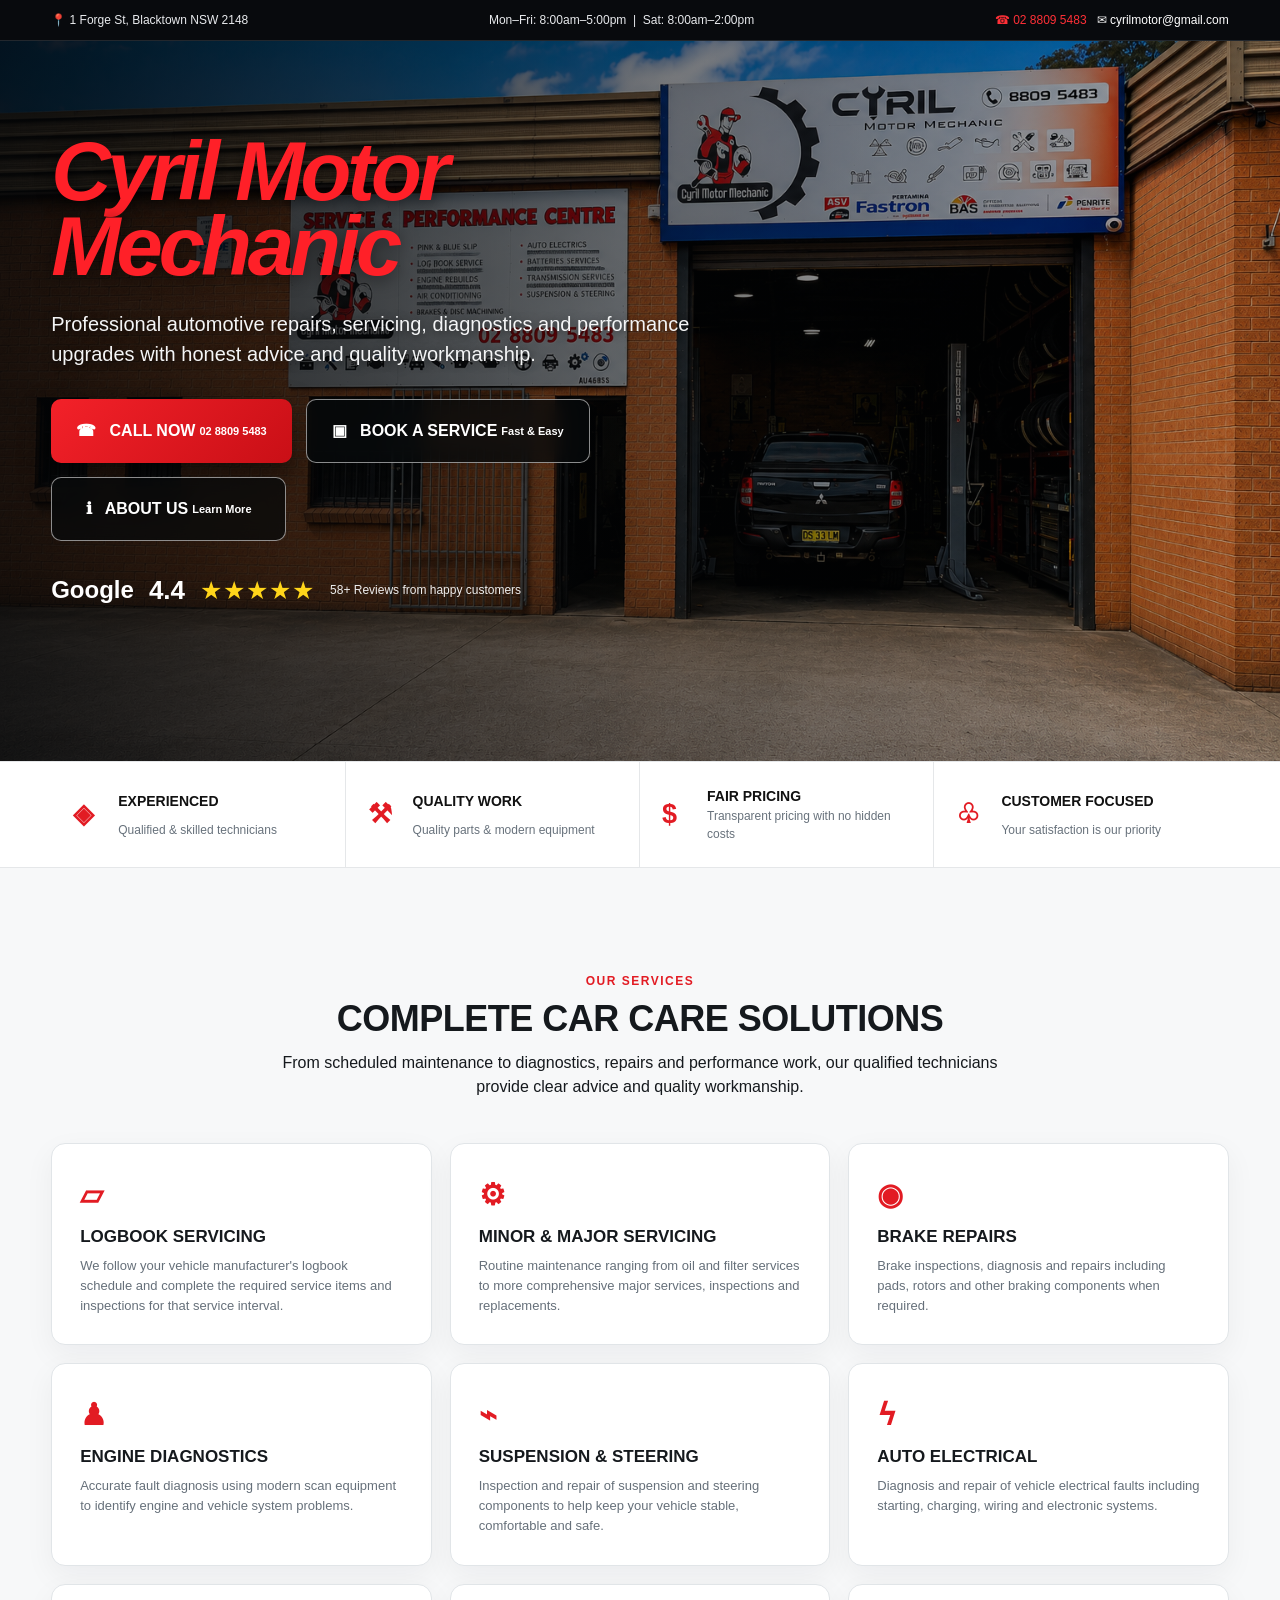
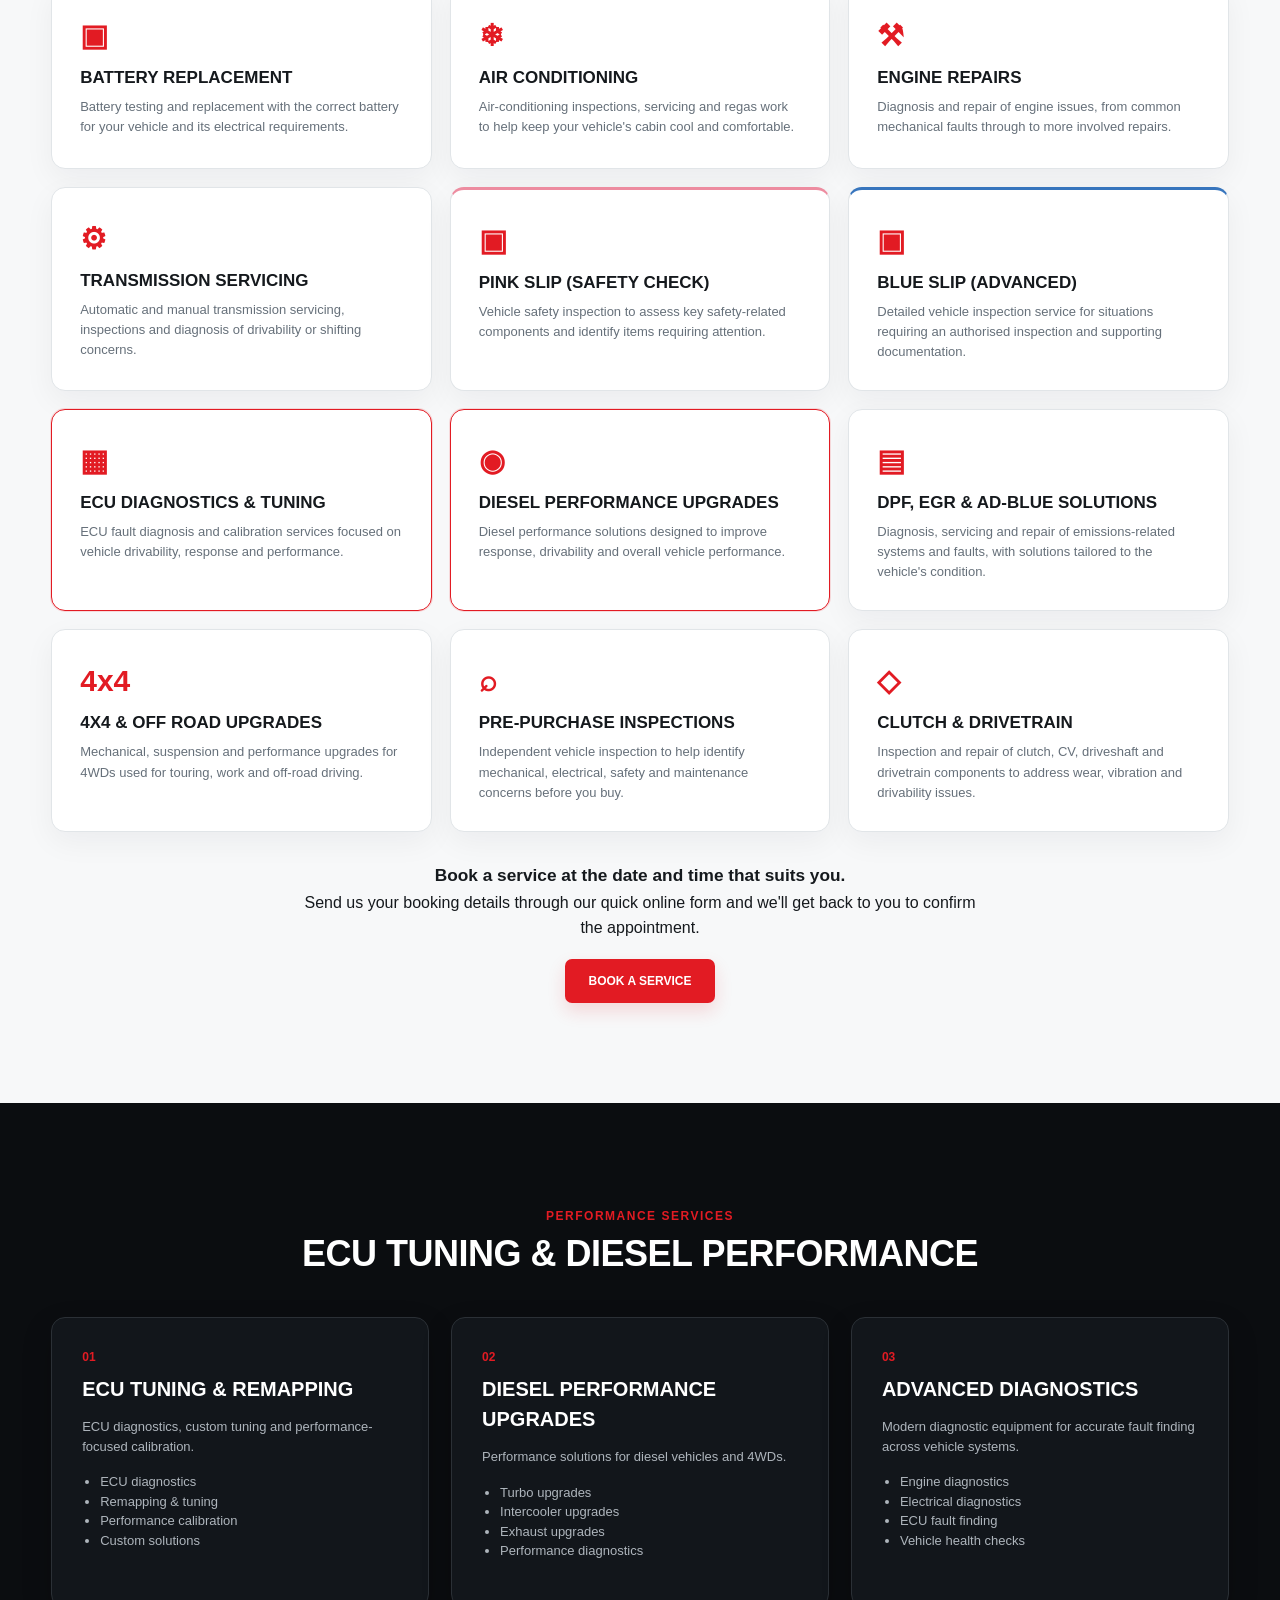
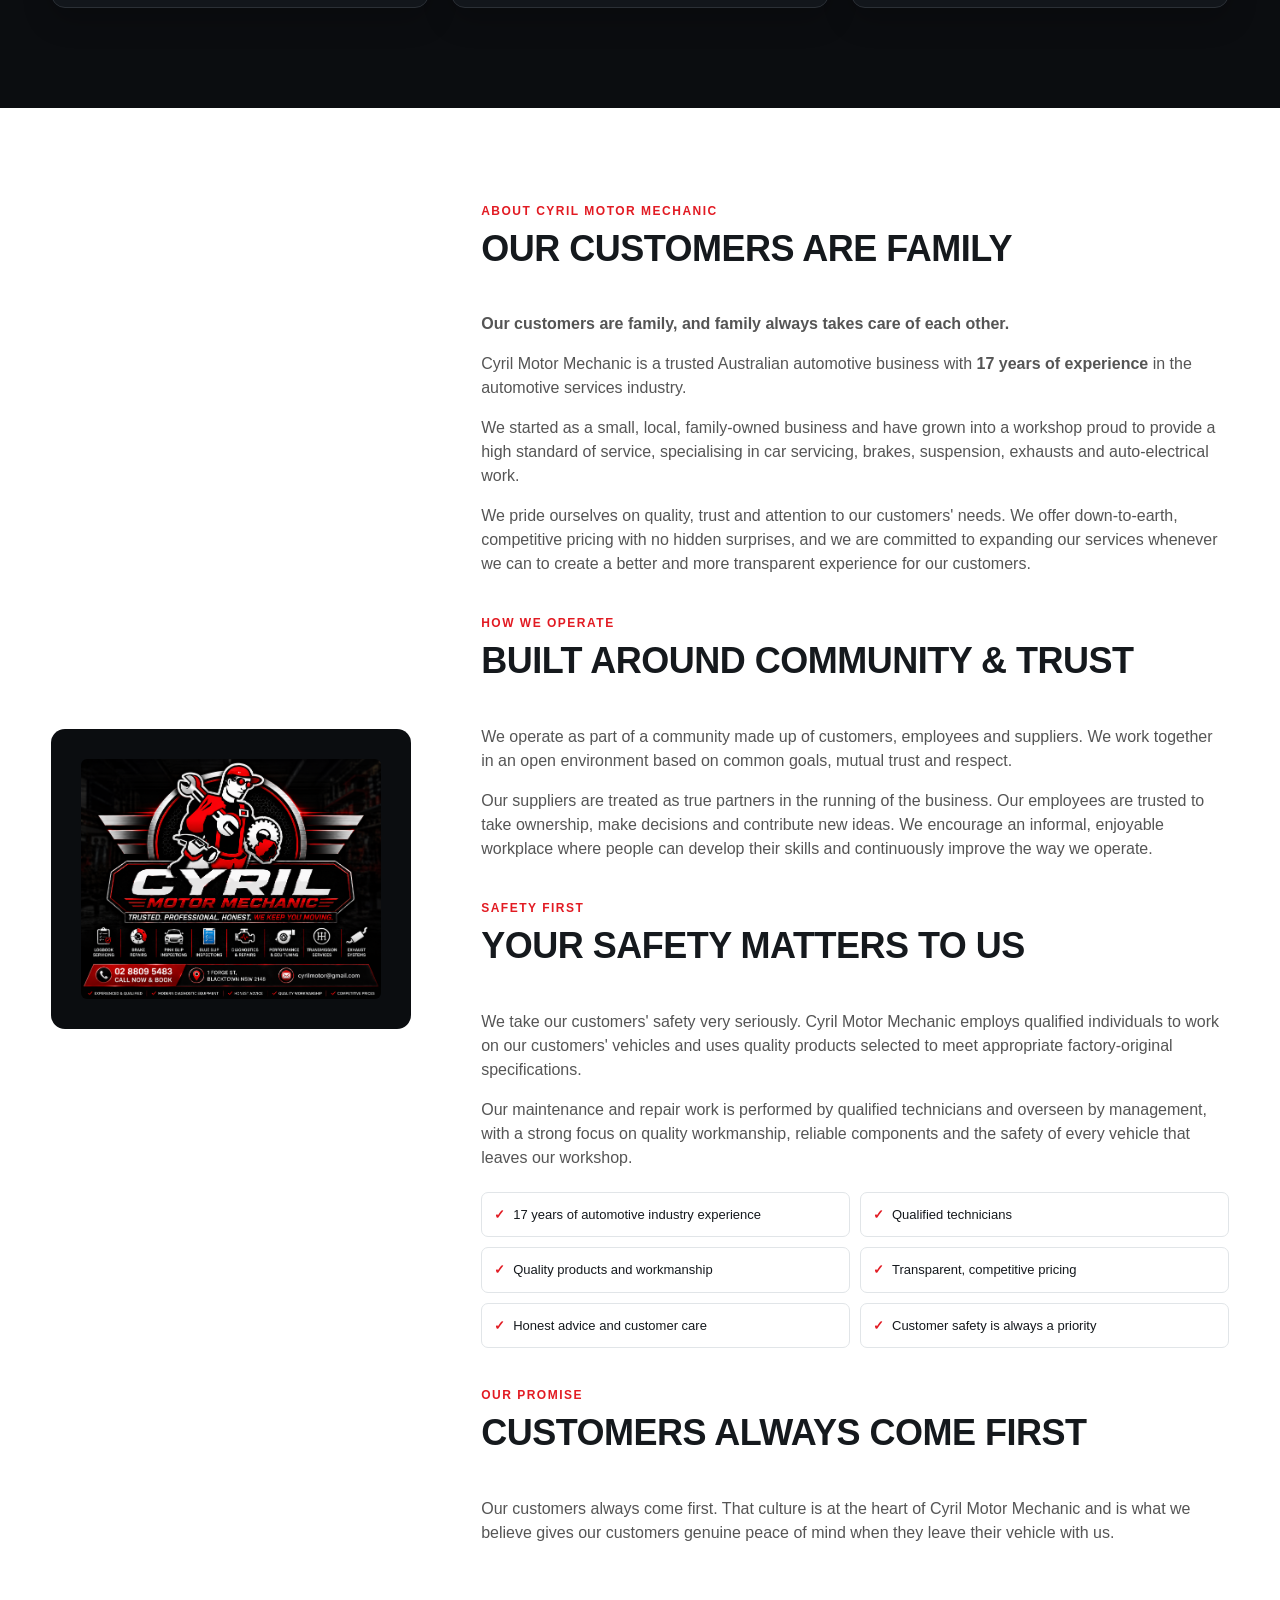
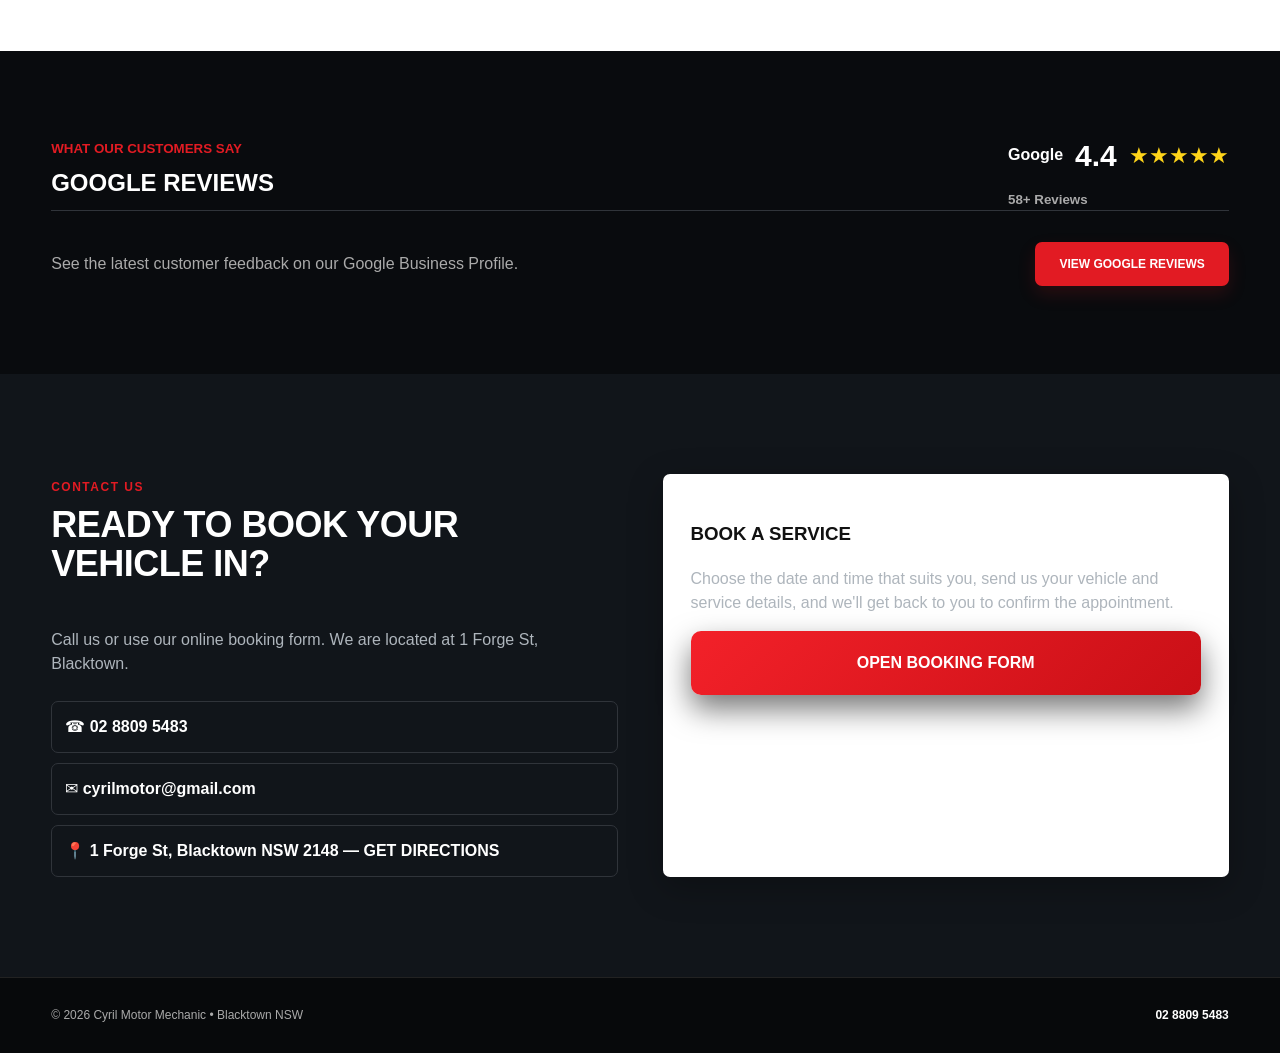
<file: index.html>
<!doctype html>
<html lang="en-AU">
<head>
<meta charset="utf-8">
<meta name="viewport" content="width=device-width,initial-scale=1">
<meta name="theme-color" content="#090909">
<meta name="robots" content="index,follow">
<title>Cyril Motor Mechanic Blacktown | Servicing, Repairs & ECU Tuning</title>
<meta name="description" content="Cyril Motor Mechanic in Blacktown NSW. Logbook servicing, minor and major repairs, brakes, diagnostics, inspections, ECU tuning, diesel performance and 4x4 services.">
<meta property="og:title" content="Cyril Motor Mechanic | Blacktown NSW">
<meta property="og:description" content="Professional servicing, repairs, diagnostics, ECU tuning and diesel performance in Blacktown.">
<meta property="og:type" content="website">
<meta property="og:image" content="logo.jpg">
<link rel="icon" type="image/jpeg" href="logo.jpg">
<link rel="stylesheet" href="styles.css?v=20260824-5">
<link rel="stylesheet" href="hero.css?v=20260824-5">
<link rel="stylesheet" href="hero-fix.css?v=20260824-5">
<link rel="stylesheet" href="polish.css?v=20260824-3">
<style>
.serviceGrid article{cursor:default}.serviceGrid article h3{margin-bottom:10px}.serviceGrid article p{line-height:1.55}
.bookingCopy{max-width:680px;margin:0 auto 18px;line-height:1.6}.bookingCopy strong{font-size:1.08em}
@media(max-width:700px){.buttons{grid-template-columns:1fr}.buttons .btn{width:100%}}
</style>
</head>
<body>
<div class="topbar"><div class="wrap topinner"><span>📍 1 Forge St, Blacktown NSW 2148</span><span class="hours">Mon–Fri: 8:00am–5:00pm &nbsp;|&nbsp; Sat: 8:00am–2:00pm</span><span><a href="tel:+61288095483">☎ 02 8809 5483</a> &nbsp; <a href="mailto:cyrilmotor@gmail.com">✉ cyrilmotor@gmail.com</a></span></div></div>
<main id="home">
<section class="hero"><div class="heroShade"></div><div class="wrap heroInner"><div class="heroText"><h1 class="brandHero">Cyril Motor Mechanic</h1><p>Professional automotive repairs, servicing, diagnostics and performance upgrades with honest advice and quality workmanship.</p><div class="buttons"><a class="btn red" href="tel:+61288095483">☎ &nbsp; CALL NOW<br><small>02 8809 5483</small></a><a class="btn dark" href="https://docs.google.com/forms/d/e/1FAIpQLSe7Zzo4MGLl23uXnuhQvU5j6OCsrVtZ6jLoIAFJJRcFV1amjQ/viewform" target="_blank" rel="noopener">▣ &nbsp; BOOK A SERVICE<br><small>Fast &amp; Easy</small></a><a class="btn dark" href="#about">ℹ &nbsp; ABOUT US<br><small>Learn More</small></a></div><div class="rating"><b>Google</b> <strong>4.4</strong> <span>★★★★★</span><small>58+ Reviews from happy customers</small></div></div></div></section>
<section class="trust"><div class="wrap trustgrid"><div><b>◈</b><strong>EXPERIENCED</strong><span>Qualified &amp; skilled technicians</span></div><div><b>⚒</b><strong>QUALITY WORK</strong><span>Quality parts &amp; modern equipment</span></div><div><b>$</b><strong>FAIR PRICING</strong><span>Transparent pricing with no hidden costs</span></div><div><b>♧</b><strong>CUSTOMER FOCUSED</strong><span>Your satisfaction is our priority</span></div></div></section>
<section id="services" class="services"><div class="wrap"><div class="sectionTitle"><small>OUR SERVICES</small><h2>COMPLETE CAR CARE SOLUTIONS</h2><p style="max-width:760px;margin:12px auto 0">From scheduled maintenance to diagnostics, repairs and performance work, our qualified technicians provide clear advice and quality workmanship.</p></div><div class="serviceGrid">
<article><i>▱</i><h3>LOGBOOK SERVICING</h3><p>We follow your vehicle manufacturer's logbook schedule and complete the required service items and inspections for that service interval.</p></article>
<article><i>⚙</i><h3>MINOR &amp; MAJOR SERVICING</h3><p>Routine maintenance ranging from oil and filter services to more comprehensive major services, inspections and replacements.</p></article>
<article><i>◉</i><h3>BRAKE REPAIRS</h3><p>Brake inspections, diagnosis and repairs including pads, rotors and other braking components when required.</p></article>
<article><i>♟</i><h3>ENGINE DIAGNOSTICS</h3><p>Accurate fault diagnosis using modern scan equipment to identify engine and vehicle system problems.</p></article>
<article><i>⌁</i><h3>SUSPENSION &amp; STEERING</h3><p>Inspection and repair of suspension and steering components to help keep your vehicle stable, comfortable and safe.</p></article>
<article><i>ϟ</i><h3>AUTO ELECTRICAL</h3><p>Diagnosis and repair of vehicle electrical faults including starting, charging, wiring and electronic systems.</p></article>
<article><i>▣</i><h3>BATTERY REPLACEMENT</h3><p>Battery testing and replacement with the correct battery for your vehicle and its electrical requirements.</p></article>
<article><i>❄</i><h3>AIR CONDITIONING</h3><p>Air-conditioning inspections, servicing and regas work to help keep your vehicle's cabin cool and comfortable.</p></article>
<article><i>⚒</i><h3>ENGINE REPAIRS</h3><p>Diagnosis and repair of engine issues, from common mechanical faults through to more involved repairs.</p></article>
<article><i>⚙</i><h3>TRANSMISSION SERVICING</h3><p>Automatic and manual transmission servicing, inspections and diagnosis of drivability or shifting concerns.</p></article>
<article class="pink"><i>▣</i><h3>PINK SLIP (SAFETY CHECK)</h3><p>Vehicle safety inspection to assess key safety-related components and identify items requiring attention.</p></article>
<article class="blue"><i>▣</i><h3>BLUE SLIP (ADVANCED)</h3><p>Detailed vehicle inspection service for situations requiring an authorised inspection and supporting documentation.</p></article>
<article class="highlight"><i>▦</i><h3>ECU DIAGNOSTICS &amp; TUNING</h3><p>ECU fault diagnosis and calibration services focused on vehicle drivability, response and performance.</p></article>
<article class="highlight"><i>◉</i><h3>DIESEL PERFORMANCE UPGRADES</h3><p>Diesel performance solutions designed to improve response, drivability and overall vehicle performance.</p></article>
<article><i>▤</i><h3>DPF, EGR &amp; AD-BLUE SOLUTIONS</h3><p>Diagnosis, servicing and repair of emissions-related systems and faults, with solutions tailored to the vehicle's condition.</p></article>
<article><i>4x4</i><h3>4X4 &amp; OFF ROAD UPGRADES</h3><p>Mechanical, suspension and performance upgrades for 4WDs used for touring, work and off-road driving.</p></article>
<article><i>⌕</i><h3>PRE-PURCHASE INSPECTIONS</h3><p>Independent vehicle inspection to help identify mechanical, electrical, safety and maintenance concerns before you buy.</p></article>
<article><i>◇</i><h3>CLUTCH &amp; DRIVETRAIN</h3><p>Inspection and repair of clutch, CV, driveshaft and drivetrain components to address wear, vibration and drivability issues.</p></article>
</div><div class="center"><p class="bookingCopy"><strong>Book a service at the date and time that suits you.</strong><br>Send us your booking details through our quick online form and we'll get back to you to confirm the appointment.</p><a class="view" href="https://docs.google.com/forms/d/e/1FAIpQLSe7Zzo4MGLl23uXnuhQvU5j6OCsrVtZ6jLoIAFJJRcFV1amjQ/viewform" target="_blank" rel="noopener">BOOK A SERVICE</a></div></div></section>
<section id="performance" class="performance"><div class="wrap"><div class="sectionTitle lightTitle"><small>PERFORMANCE SERVICES</small><h2>ECU TUNING &amp; DIESEL PERFORMANCE</h2></div><div class="perfGrid"><article><div class="perfNum">01</div><h3>ECU TUNING &amp; REMAPPING</h3><p>ECU diagnostics, custom tuning and performance-focused calibration.</p><ul><li>ECU diagnostics</li><li>Remapping &amp; tuning</li><li>Performance calibration</li><li>Custom solutions</li></ul></article><article><div class="perfNum">02</div><h3>DIESEL PERFORMANCE UPGRADES</h3><p>Performance solutions for diesel vehicles and 4WDs.</p><ul><li>Turbo upgrades</li><li>Intercooler upgrades</li><li>Exhaust upgrades</li><li>Performance diagnostics</li></ul></article><article><div class="perfNum">03</div><h3>ADVANCED DIAGNOSTICS</h3><p>Modern diagnostic equipment for accurate fault finding across vehicle systems.</p><ul><li>Engine diagnostics</li><li>Electrical diagnostics</li><li>ECU fault finding</li><li>Vehicle health checks</li></ul></article></div></div></section>
<section id="about" class="about"><div class="wrap aboutGrid"><div class="aboutLogo"><img src="cyril-branding.png" alt="Cyril Motor Mechanic branding"></div><div><div class="sectionTitle left"><small>ABOUT CYRIL MOTOR MECHANIC</small><h2>OUR CUSTOMERS ARE FAMILY</h2></div><p><strong>Our customers are family, and family always takes care of each other.</strong></p><p>Cyril Motor Mechanic is a trusted Australian automotive business with <strong>17 years of experience</strong> in the automotive services industry.</p><p>We started as a small, local, family-owned business and have grown into a workshop proud to provide a high standard of service, specialising in car servicing, brakes, suspension, exhausts and auto-electrical work.</p><p>We pride ourselves on quality, trust and attention to our customers' needs. We offer down-to-earth, competitive pricing with no hidden surprises, and we are committed to expanding our services whenever we can to create a better and more transparent experience for our customers.</p><div class="sectionTitle left" style="margin-top:34px"><small>HOW WE OPERATE</small><h2>BUILT AROUND COMMUNITY &amp; TRUST</h2></div><p>We operate as part of a community made up of customers, employees and suppliers. We work together in an open environment based on common goals, mutual trust and respect.</p><p>Our suppliers are treated as true partners in the running of the business. Our employees are trusted to take ownership, make decisions and contribute new ideas. We encourage an informal, enjoyable workplace where people can develop their skills and continuously improve the way we operate.</p><div class="sectionTitle left" style="margin-top:34px"><small>SAFETY FIRST</small><h2>YOUR SAFETY MATTERS TO US</h2></div><p>We take our customers' safety very seriously. Cyril Motor Mechanic employs qualified individuals to work on our customers' vehicles and uses quality products selected to meet appropriate factory-original specifications.</p><p>Our maintenance and repair work is performed by qualified technicians and overseen by management, with a strong focus on quality workmanship, reliable components and the safety of every vehicle that leaves our workshop.</p><div class="why"><div><b>✓</b>17 years of automotive industry experience</div><div><b>✓</b>Qualified technicians</div><div><b>✓</b>Quality products and workmanship</div><div><b>✓</b>Transparent, competitive pricing</div><div><b>✓</b>Honest advice and customer care</div><div><b>✓</b>Customer safety is always a priority</div></div><div class="sectionTitle left" style="margin-top:34px"><small>OUR PROMISE</small><h2>CUSTOMERS ALWAYS COME FIRST</h2></div><p>Our customers always come first. That culture is at the heart of Cyril Motor Mechanic and is what we believe gives our customers genuine peace of mind when they leave their vehicle with us.</p></div></div></section>
<section id="reviews" class="reviews"><div class="wrap reviewHead"><div><small>WHAT OUR CUSTOMERS SAY</small><h2>GOOGLE REVIEWS</h2></div><div class="googleScore"><b>Google</b><strong>4.4</strong><span>★★★★★</span><small>58+ Reviews</small></div></div><div class="wrap reviewNote"><p>See the latest customer feedback on our Google Business Profile.</p><a href="https://maps.app.goo.gl/SMX2M5FnPrcr7Gb49" target="_blank" rel="noopener" class="view">VIEW GOOGLE REVIEWS</a></div></section>
<section id="contact" class="contact"><div class="wrap contactGrid"><div><div class="sectionTitle left lightTitle"><small>CONTACT US</small><h2>READY TO BOOK YOUR VEHICLE IN?</h2></div><p>Call us or use our online booking form. We are located at 1 Forge St, Blacktown.</p><div class="contactLines"><a href="tel:+61288095483">☎ <b>02 8809 5483</b></a><a href="mailto:cyrilmotor@gmail.com">✉ <b>cyrilmotor@gmail.com</b></a><a href="https://maps.app.goo.gl/SMX2M5FnPrcr7Gb49" target="_blank" rel="noopener">📍 <b>1 Forge St, Blacktown NSW 2148 — GET DIRECTIONS</b></a></div></div><div style="background:#fff;color:#111;padding:28px;border-radius:7px;box-shadow:0 10px 35px #0004"><h3>BOOK A SERVICE</h3><p>Choose the date and time that suits you, send us your vehicle and service details, and we'll get back to you to confirm the appointment.</p><a class="btn red" href="https://docs.google.com/forms/d/e/1FAIpQLSe7Zzo4MGLl23uXnuhQvU5j6OCsrVtZ6jLoIAFJJRcFV1amjQ/viewform" target="_blank" rel="noopener" style="width:100%">OPEN BOOKING FORM</a></div></div></section>
</main>
<div class="mobileCta"><a class="call" href="tel:+61288095483">☎ CALL NOW</a><a class="book" href="https://docs.google.com/forms/d/e/1FAIpQLSe7Zzo4MGLl23uXnuhQvU5j6OCsrVtZ6jLoIAFJJRcFV1amjQ/viewform" target="_blank" rel="noopener">▣ BOOK A SERVICE</a></div>
<footer><div class="wrap footerInner"><img src="logo.jpg" alt="Cyril Motor Mechanic logo"><span>© 2026 Cyril Motor Mechanic • Blacktown NSW</span><a href="tel:+61288095483">02 8809 5483</a></div></footer>
<script src="hero_part0.js?v=20260824-3"></script>
<script>(function(){function applyHero(){var hero=document.querySelector('.hero');if(hero&&window.CYRIL_HERO_PART_0){hero.style.backgroundImage='url("data:image/webp;base64,'+window.CYRIL_HERO_PART_0+'")';hero.style.backgroundSize='cover';hero.style.backgroundPosition='center center';}}if(document.readyState==='loading')document.addEventListener('DOMContentLoaded',applyHero);else applyHero();})();</script>
</body>
</html>
</file>
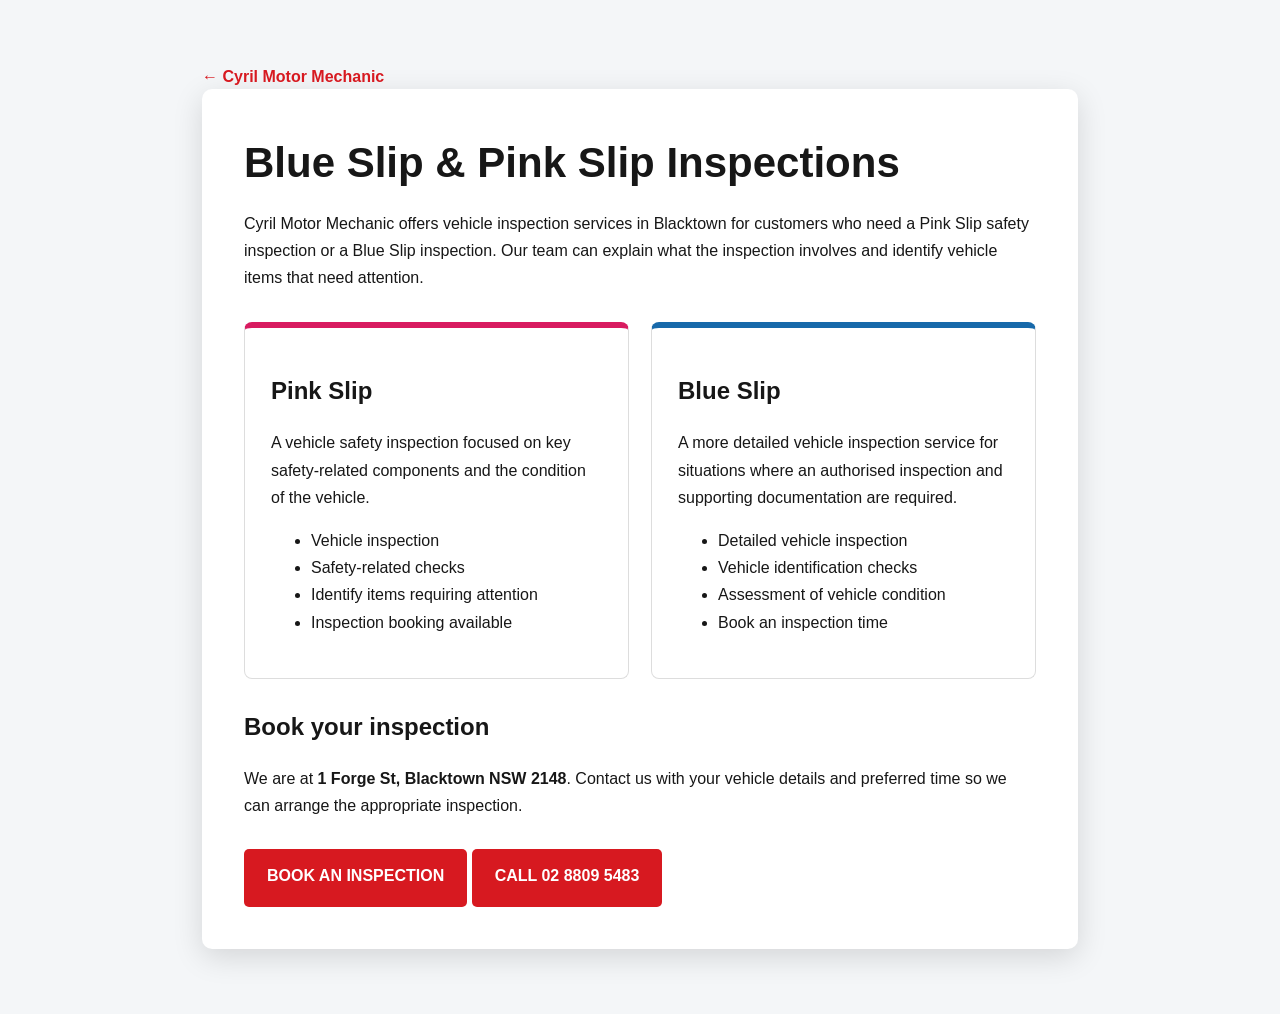
<file: blue-pink-slip/index.html>
<!doctype html><html lang="en-AU"><head><meta charset="utf-8"><meta name="viewport" content="width=device-width,initial-scale=1"><title>Blue Slip & Pink Slip Blacktown | Cyril Motor Mechanic</title><meta name="description" content="Blue Slip and Pink Slip inspection services in Blacktown from Cyril Motor Mechanic. Book an inspection and have your vehicle assessed by our workshop team."><link rel="canonical" href="https://cyrilmotor.com.au/blue-pink-slip/"><link rel="stylesheet" href="../styles.css"><style>body{margin:0;font-family:Arial,sans-serif;background:#f4f6f8;color:#171717}.page{max-width:920px;margin:auto;padding:65px 22px}.card{background:#fff;padding:42px;border-radius:10px;box-shadow:0 8px 30px #0002}h1{font-size:42px;margin:0 0 16px}.cols{display:grid;grid-template-columns:1fr 1fr;gap:22px;margin:30px 0}.box{padding:26px;border-radius:8px;border:1px solid #ddd}.blue{border-top:6px solid #1769aa}.pink{border-top:6px solid #d81b60}p,li{line-height:1.7}.btn{display:inline-block;background:#d71920;color:#fff;padding:15px 23px;border-radius:5px;text-decoration:none;font-weight:700;margin-top:14px}.back{color:#d71920;font-weight:700}@media(max-width:650px){.cols{grid-template-columns:1fr}h1{font-size:34px}}</style></head><body><main class="page"><a class="back" href="../">← Cyril Motor Mechanic</a><div class="card"><h1>Blue Slip & Pink Slip Inspections</h1><p>Cyril Motor Mechanic offers vehicle inspection services in Blacktown for customers who need a Pink Slip safety inspection or a Blue Slip inspection. Our team can explain what the inspection involves and identify vehicle items that need attention.</p><div class="cols"><div class="box pink"><h2>Pink Slip</h2><p>A vehicle safety inspection focused on key safety-related components and the condition of the vehicle.</p><ul><li>Vehicle inspection</li><li>Safety-related checks</li><li>Identify items requiring attention</li><li>Inspection booking available</li></ul></div><div class="box blue"><h2>Blue Slip</h2><p>A more detailed vehicle inspection service for situations where an authorised inspection and supporting documentation are required.</p><ul><li>Detailed vehicle inspection</li><li>Vehicle identification checks</li><li>Assessment of vehicle condition</li><li>Book an inspection time</li></ul></div></div><h2>Book your inspection</h2><p>We are at <strong>1 Forge St, Blacktown NSW 2148</strong>. Contact us with your vehicle details and preferred time so we can arrange the appropriate inspection.</p><a class="btn" href="../book-car-service/">BOOK AN INSPECTION</a> <a class="btn" href="tel:+61288095483">CALL 02 8809 5483</a></div></main></body></html>
</file>
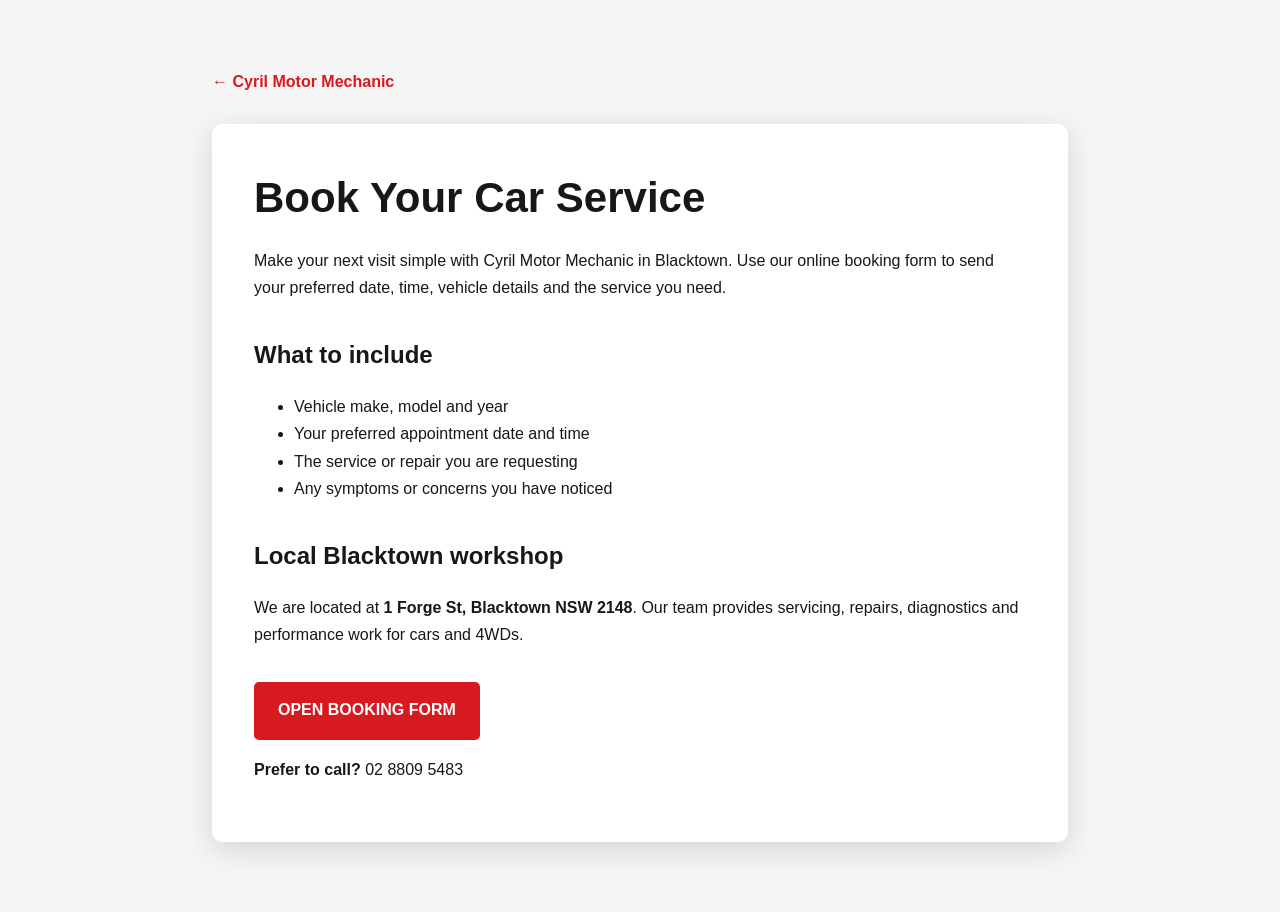
<file: book-car-service/index.html>
<!doctype html><html lang="en-AU"><head><meta charset="utf-8"><meta name="viewport" content="width=device-width,initial-scale=1"><title>Book a Car Service in Blacktown | Cyril Motor Mechanic</title><meta name="description" content="Book a car service with Cyril Motor Mechanic in Blacktown. Choose a preferred date and time and send your vehicle and service details online."><link rel="canonical" href="https://cyrilmotor.com.au/book-car-service/"><link rel="stylesheet" href="../styles.css"><style>body{margin:0;font-family:Arial,sans-serif;background:#f5f5f5;color:#171717}.page{max-width:900px;margin:0 auto;padding:70px 22px}.card{background:#fff;padding:42px;border-radius:10px;box-shadow:0 8px 30px #0002}h1{font-size:42px;margin:0 0 18px}h2{margin-top:36px}p,li{line-height:1.7}.btn{display:inline-block;background:#d71920;color:#fff;padding:16px 24px;border-radius:5px;text-decoration:none;font-weight:700;margin-top:18px}.back{display:inline-block;margin-bottom:30px;color:#d71920;font-weight:700}</style></head><body><main class="page"><a class="back" href="../">← Cyril Motor Mechanic</a><div class="card"><h1>Book Your Car Service</h1><p>Make your next visit simple with Cyril Motor Mechanic in Blacktown. Use our online booking form to send your preferred date, time, vehicle details and the service you need.</p><h2>What to include</h2><ul><li>Vehicle make, model and year</li><li>Your preferred appointment date and time</li><li>The service or repair you are requesting</li><li>Any symptoms or concerns you have noticed</li></ul><h2>Local Blacktown workshop</h2><p>We are located at <strong>1 Forge St, Blacktown NSW 2148</strong>. Our team provides servicing, repairs, diagnostics and performance work for cars and 4WDs.</p><a class="btn" href="https://docs.google.com/forms/d/e/1FAIpQLSe7Zzo4MGLl23uXnuhQvU5j6OCsrVtZ6jLoIAFJJRcFV1amjQ/viewform" target="_blank" rel="noopener">OPEN BOOKING FORM</a><p><strong>Prefer to call?</strong> <a href="tel:+61288095483">02 8809 5483</a></p></div></main></body></html>
</file>
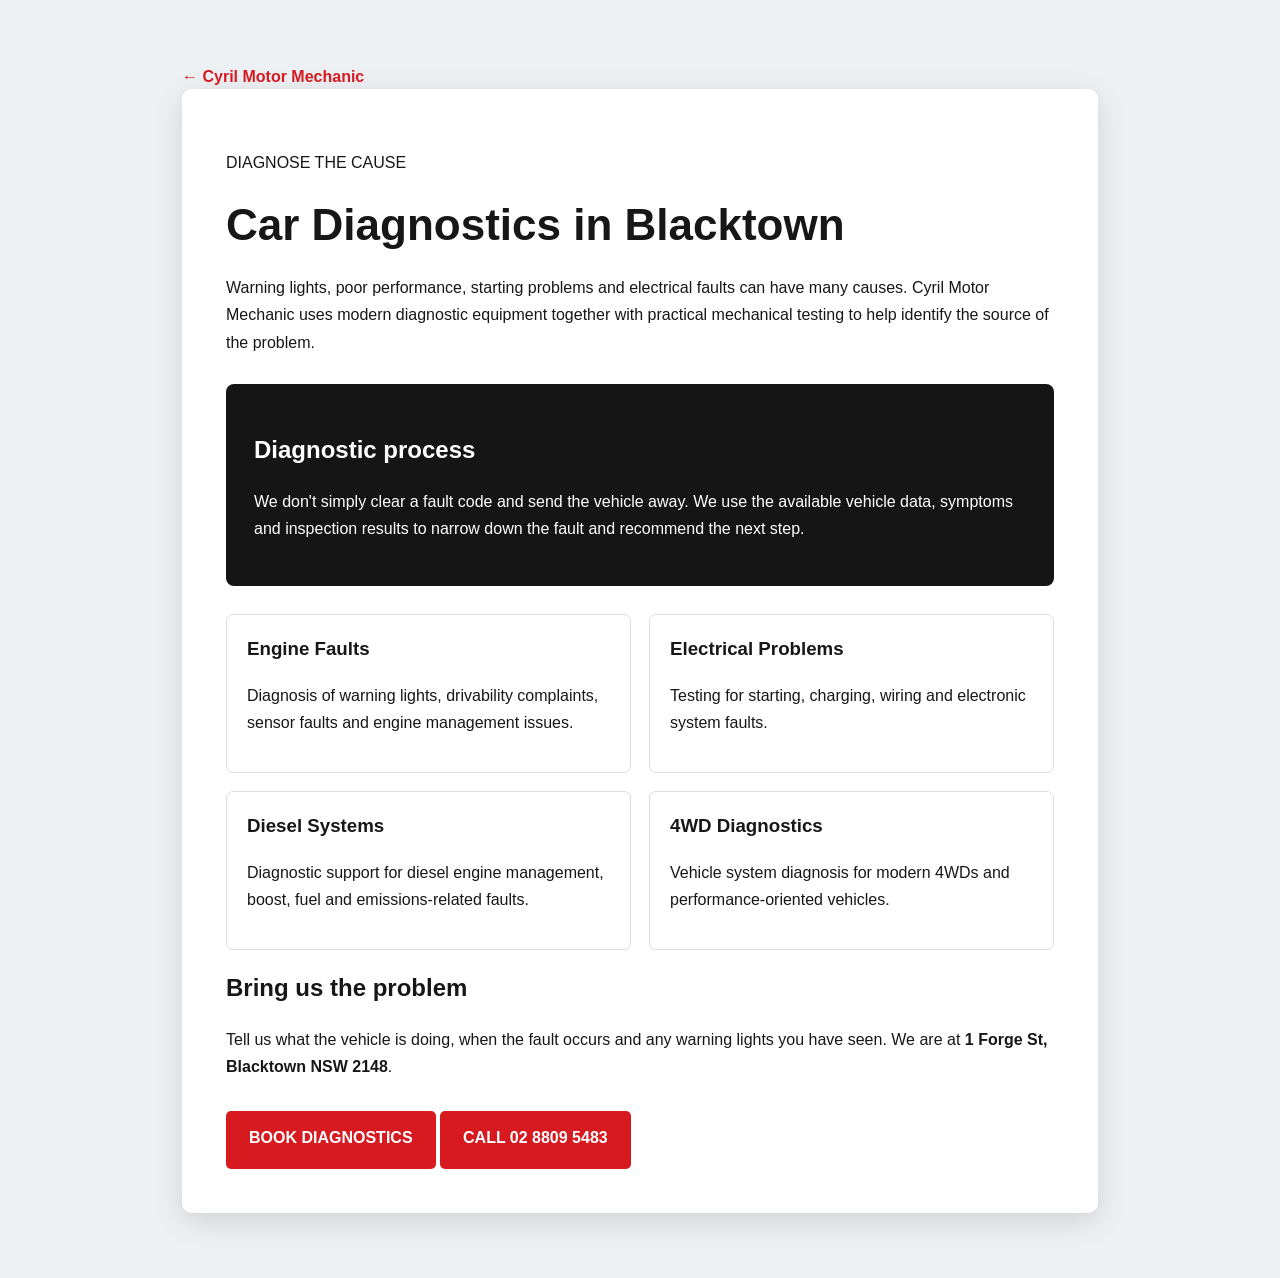
<file: car-diagnostics/index.html>
<!doctype html><html lang="en-AU"><head><meta charset="utf-8"><meta name="viewport" content="width=device-width,initial-scale=1"><title>Car Diagnostics Blacktown | Cyril Motor Mechanic</title><meta name="description" content="Professional car diagnostics in Blacktown from Cyril Motor Mechanic. Modern scan equipment and systematic fault finding for engine, electrical and vehicle system problems."><link rel="canonical" href="https://cyrilmotor.com.au/car-diagnostics/"><link rel="stylesheet" href="../styles.css"><style>body{margin:0;font-family:Arial,sans-serif;background:#eef1f4;color:#171717}.page{max-width:960px;margin:auto;padding:65px 22px}.card{background:#fff;padding:44px;border-radius:10px;box-shadow:0 8px 30px #0002}h1{font-size:44px;margin:0 0 16px}.scan{background:#151515;color:#fff;padding:28px;border-radius:8px;margin:28px 0}.grid{display:grid;grid-template-columns:repeat(2,1fr);gap:18px}.item{padding:20px;border:1px solid #ddd;border-radius:7px}.item h3{margin-top:0}p,li{line-height:1.7}.btn{display:inline-block;background:#d71920;color:#fff;padding:15px 23px;border-radius:5px;text-decoration:none;font-weight:700;margin-top:15px}.back{color:#d71920;font-weight:700}@media(max-width:650px){.grid{grid-template-columns:1fr}h1{font-size:35px}}</style></head><body><main class="page"><a class="back" href="../">← Cyril Motor Mechanic</a><div class="card"><p>DIAGNOSE THE CAUSE</p><h1>Car Diagnostics in Blacktown</h1><p>Warning lights, poor performance, starting problems and electrical faults can have many causes. Cyril Motor Mechanic uses modern diagnostic equipment together with practical mechanical testing to help identify the source of the problem.</p><div class="scan"><h2>Diagnostic process</h2><p>We don't simply clear a fault code and send the vehicle away. We use the available vehicle data, symptoms and inspection results to narrow down the fault and recommend the next step.</p></div><div class="grid"><div class="item"><h3>Engine Faults</h3><p>Diagnosis of warning lights, drivability complaints, sensor faults and engine management issues.</p></div><div class="item"><h3>Electrical Problems</h3><p>Testing for starting, charging, wiring and electronic system faults.</p></div><div class="item"><h3>Diesel Systems</h3><p>Diagnostic support for diesel engine management, boost, fuel and emissions-related faults.</p></div><div class="item"><h3>4WD Diagnostics</h3><p>Vehicle system diagnosis for modern 4WDs and performance-oriented vehicles.</p></div></div><h2>Bring us the problem</h2><p>Tell us what the vehicle is doing, when the fault occurs and any warning lights you have seen. We are at <strong>1 Forge St, Blacktown NSW 2148</strong>.</p><a class="btn" href="../book-car-service/">BOOK DIAGNOSTICS</a> <a class="btn" href="tel:+61288095483">CALL 02 8809 5483</a></div></main></body></html>
</file>
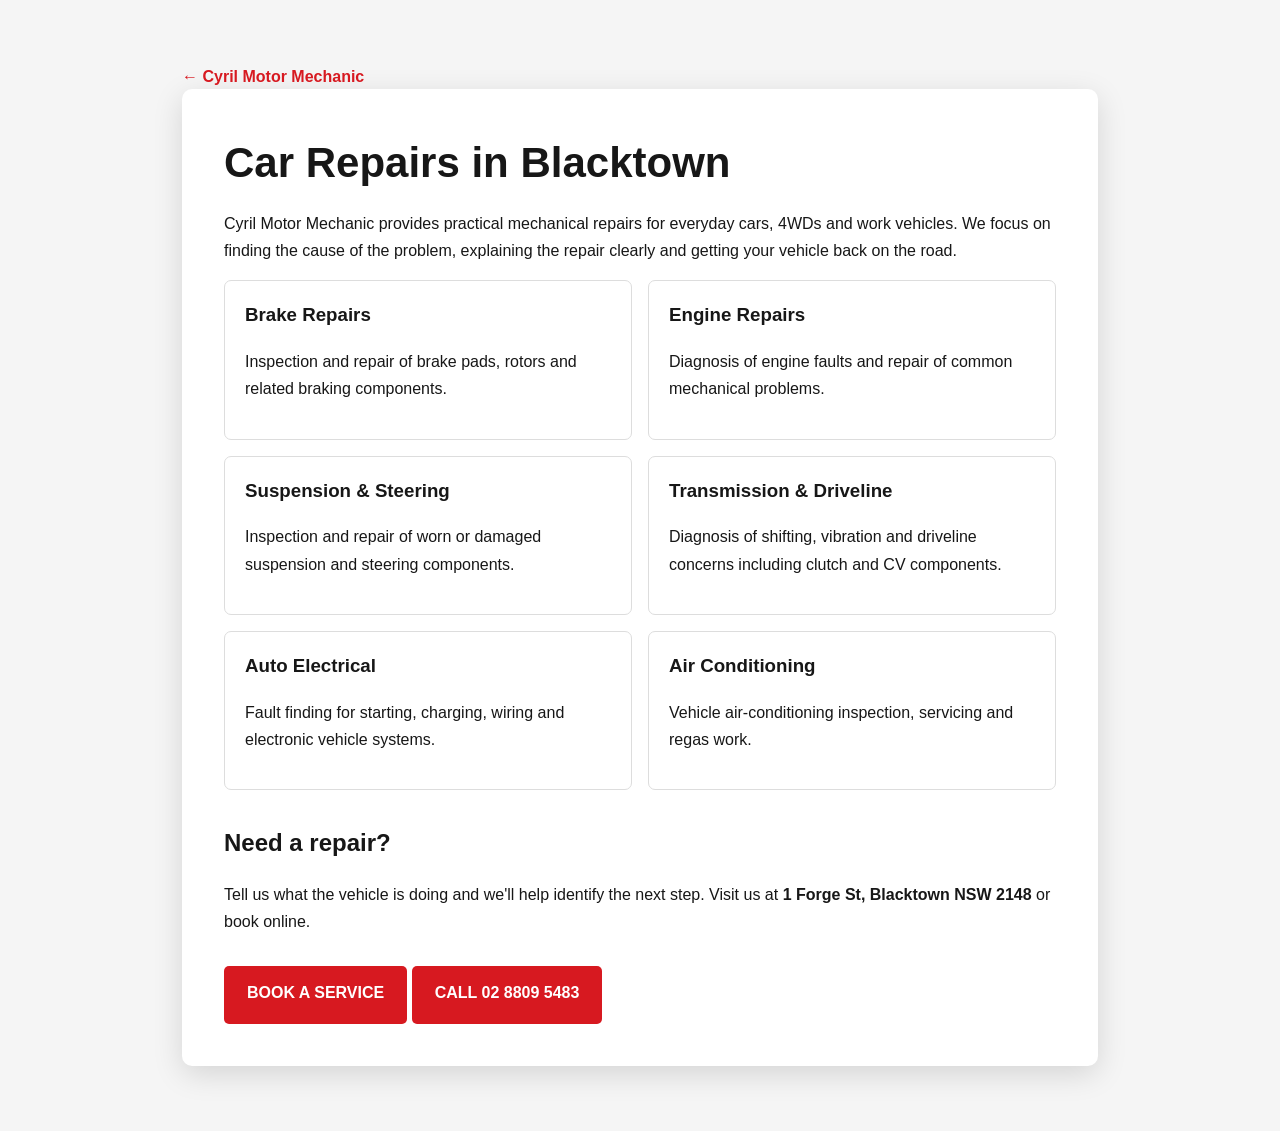
<file: car-repairs/index.html>
<!doctype html><html lang="en-AU"><head><meta charset="utf-8"><meta name="viewport" content="width=device-width,initial-scale=1"><title>Car Repairs Blacktown | Cyril Motor Mechanic</title><meta name="description" content="Professional car repairs in Blacktown from Cyril Motor Mechanic. Mechanical repairs, brakes, suspension, engine, transmission and driveline diagnosis and repair."><link rel="canonical" href="https://cyrilmotor.com.au/car-repairs/"><link rel="stylesheet" href="../styles.css"><style>body{margin:0;font-family:Arial,sans-serif;background:#f5f5f5;color:#171717}.page{max-width:960px;margin:auto;padding:65px 22px}.card{background:#fff;padding:42px;border-radius:10px;box-shadow:0 8px 30px #0002}h1{font-size:42px;margin:0 0 15px}h2{margin-top:35px}.grid{display:grid;grid-template-columns:repeat(2,1fr);gap:16px}.item{border:1px solid #ddd;padding:20px;border-radius:7px}.item h3{margin-top:0}p,li{line-height:1.7}.btn{display:inline-block;background:#d71920;color:#fff;padding:15px 23px;border-radius:5px;text-decoration:none;font-weight:700;margin-top:15px}.back{color:#d71920;font-weight:700}@media(max-width:650px){.grid{grid-template-columns:1fr}h1{font-size:34px}}</style></head><body><main class="page"><a class="back" href="../">← Cyril Motor Mechanic</a><div class="card"><h1>Car Repairs in Blacktown</h1><p>Cyril Motor Mechanic provides practical mechanical repairs for everyday cars, 4WDs and work vehicles. We focus on finding the cause of the problem, explaining the repair clearly and getting your vehicle back on the road.</p><div class="grid"><div class="item"><h3>Brake Repairs</h3><p>Inspection and repair of brake pads, rotors and related braking components.</p></div><div class="item"><h3>Engine Repairs</h3><p>Diagnosis of engine faults and repair of common mechanical problems.</p></div><div class="item"><h3>Suspension & Steering</h3><p>Inspection and repair of worn or damaged suspension and steering components.</p></div><div class="item"><h3>Transmission & Driveline</h3><p>Diagnosis of shifting, vibration and driveline concerns including clutch and CV components.</p></div><div class="item"><h3>Auto Electrical</h3><p>Fault finding for starting, charging, wiring and electronic vehicle systems.</p></div><div class="item"><h3>Air Conditioning</h3><p>Vehicle air-conditioning inspection, servicing and regas work.</p></div></div><h2>Need a repair?</h2><p>Tell us what the vehicle is doing and we'll help identify the next step. Visit us at <strong>1 Forge St, Blacktown NSW 2148</strong> or book online.</p><a class="btn" href="../book-car-service/">BOOK A SERVICE</a> <a class="btn" href="tel:+61288095483">CALL 02 8809 5483</a></div></main></body></html>
</file>
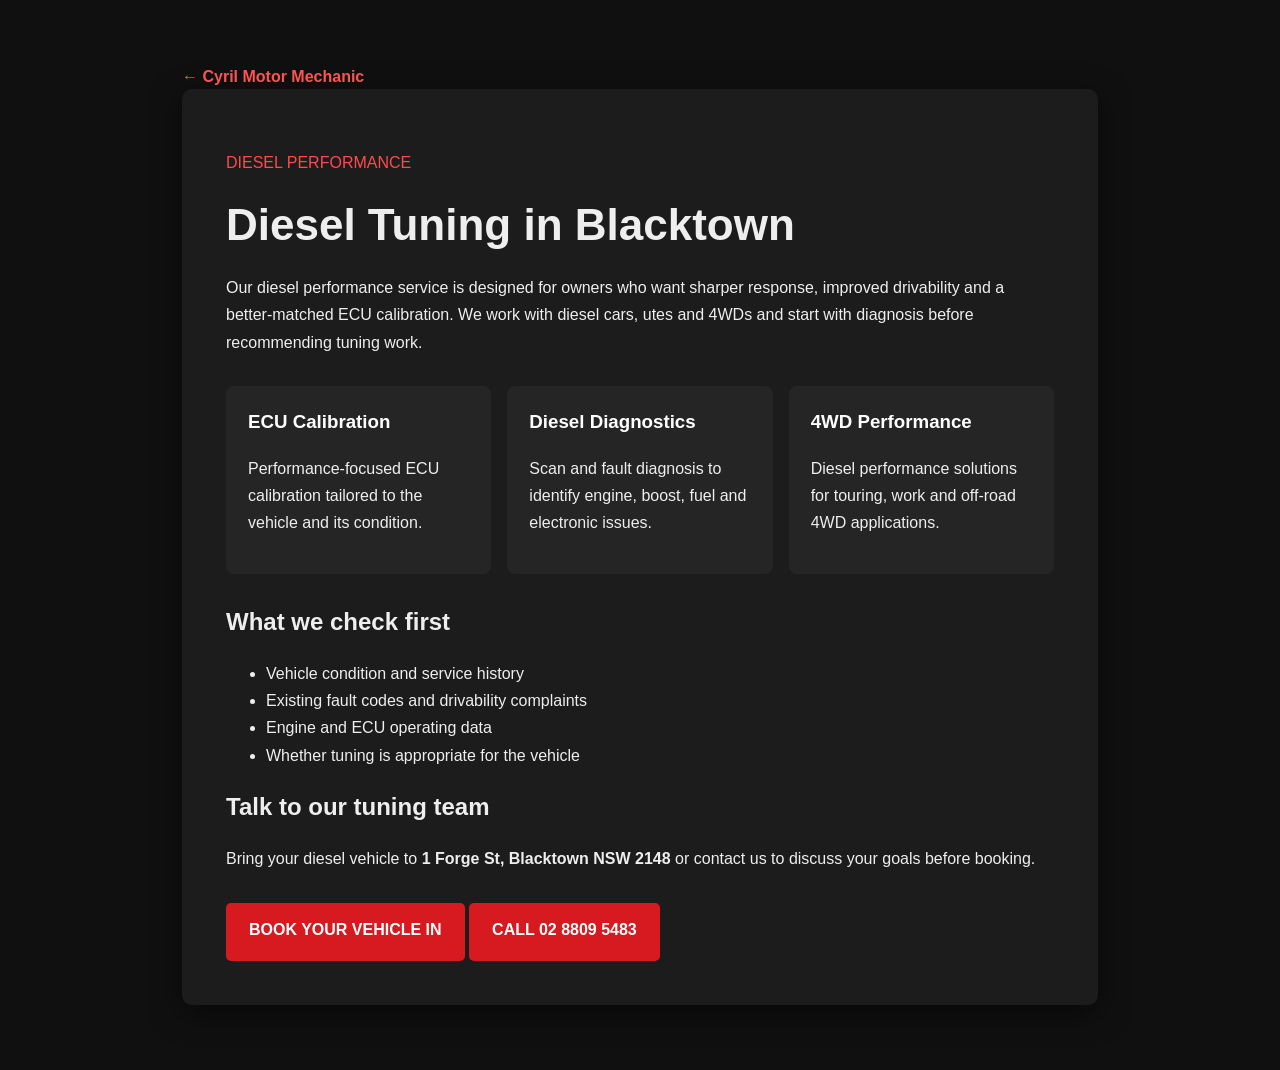
<file: diesel-tuning/index.html>
<!doctype html><html lang="en-AU"><head><meta charset="utf-8"><meta name="viewport" content="width=device-width,initial-scale=1"><title>Diesel Tuning Blacktown | Cyril Motor Mechanic</title><meta name="description" content="Diesel tuning and performance services in Blacktown from Cyril Motor Mechanic. ECU calibration, diesel diagnostics and drivability-focused performance solutions for cars and 4WDs."><link rel="canonical" href="https://cyrilmotor.com.au/diesel-tuning/"><link rel="stylesheet" href="../styles.css"><style>body{margin:0;font-family:Arial,sans-serif;background:#101010;color:#eee}.page{max-width:960px;margin:auto;padding:65px 22px}.card{background:#1c1c1c;padding:44px;border-radius:10px;box-shadow:0 8px 30px #0008}h1{font-size:44px;margin:0 0 16px}.grid{display:grid;grid-template-columns:repeat(3,1fr);gap:16px;margin:30px 0}.item{background:#252525;padding:22px;border-radius:8px}.item h3{margin-top:0;color:#fff}.red{color:#ff4a4a}p,li{line-height:1.7}.btn{display:inline-block;background:#d71920;color:#fff;padding:15px 23px;border-radius:5px;text-decoration:none;font-weight:700;margin-top:15px}.back{color:#ff5252;font-weight:700}@media(max-width:700px){.grid{grid-template-columns:1fr}h1{font-size:35px}}</style></head><body><main class="page"><a class="back" href="../">← Cyril Motor Mechanic</a><div class="card"><p class="red">DIESEL PERFORMANCE</p><h1>Diesel Tuning in Blacktown</h1><p>Our diesel performance service is designed for owners who want sharper response, improved drivability and a better-matched ECU calibration. We work with diesel cars, utes and 4WDs and start with diagnosis before recommending tuning work.</p><div class="grid"><div class="item"><h3>ECU Calibration</h3><p>Performance-focused ECU calibration tailored to the vehicle and its condition.</p></div><div class="item"><h3>Diesel Diagnostics</h3><p>Scan and fault diagnosis to identify engine, boost, fuel and electronic issues.</p></div><div class="item"><h3>4WD Performance</h3><p>Diesel performance solutions for touring, work and off-road 4WD applications.</p></div></div><h2>What we check first</h2><ul><li>Vehicle condition and service history</li><li>Existing fault codes and drivability complaints</li><li>Engine and ECU operating data</li><li>Whether tuning is appropriate for the vehicle</li></ul><h2>Talk to our tuning team</h2><p>Bring your diesel vehicle to <strong>1 Forge St, Blacktown NSW 2148</strong> or contact us to discuss your goals before booking.</p><a class="btn" href="../book-car-service/">BOOK YOUR VEHICLE IN</a> <a class="btn" href="tel:+61288095483">CALL 02 8809 5483</a></div></main></body></html>
</file>
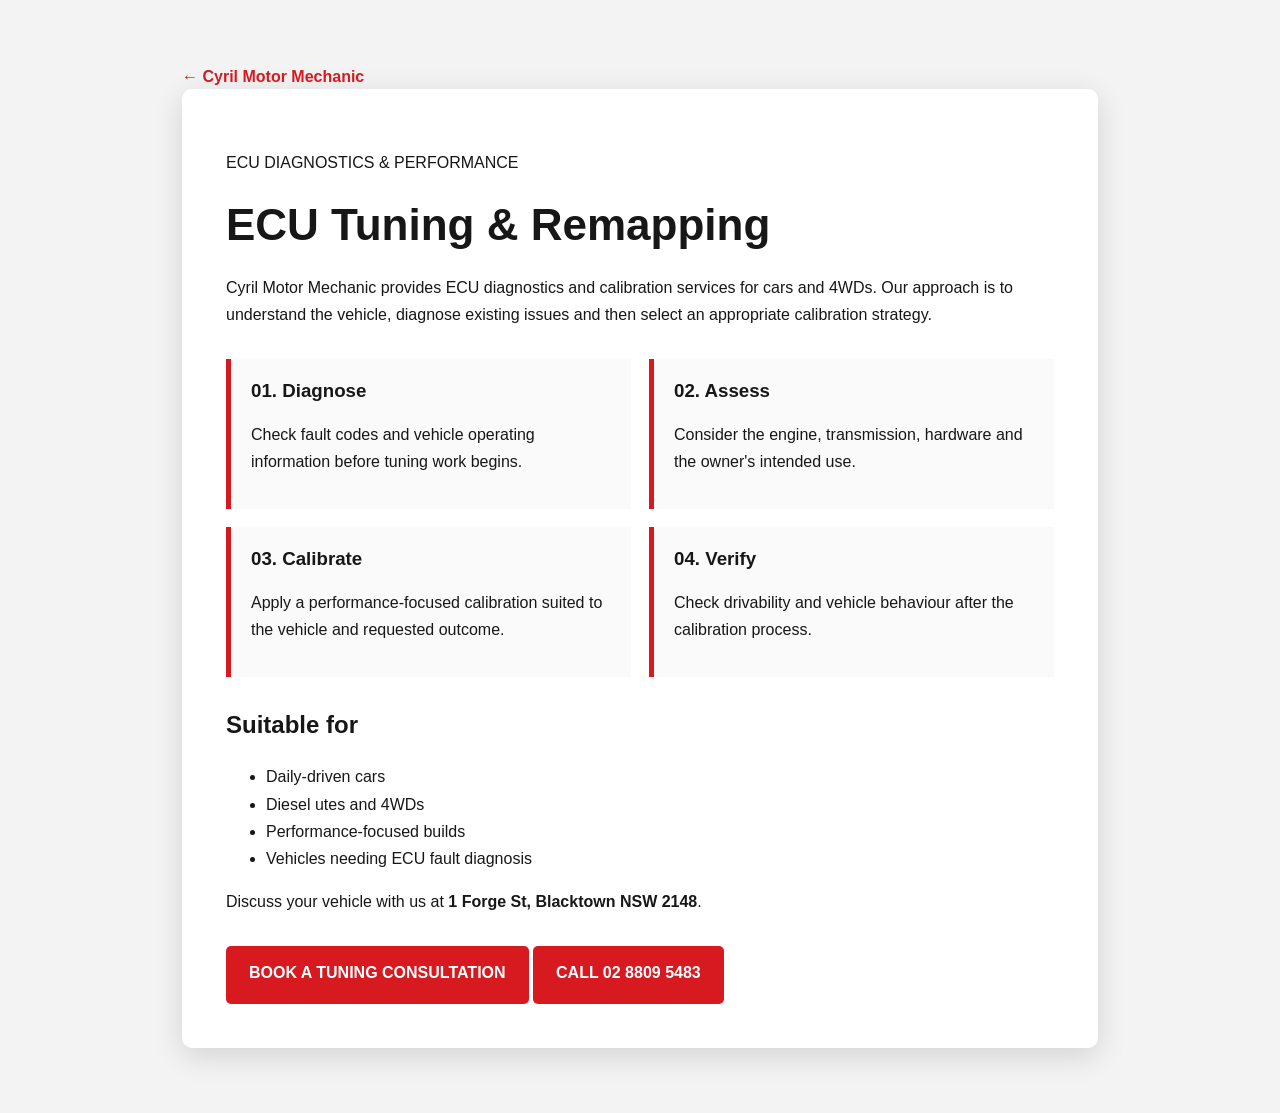
<file: ecu-tuning/index.html>
<!doctype html><html lang="en-AU"><head><meta charset="utf-8"><meta name="viewport" content="width=device-width,initial-scale=1"><title>ECU Tuning Blacktown | Cyril Motor Mechanic</title><meta name="description" content="ECU tuning and remapping in Blacktown from Cyril Motor Mechanic. ECU diagnostics, calibration and drivability-focused tuning for cars and 4WDs."><link rel="canonical" href="https://cyrilmotor.com.au/ecu-tuning/"><link rel="stylesheet" href="../styles.css"><style>body{margin:0;font-family:Arial,sans-serif;background:#f3f3f3;color:#171717}.page{max-width:960px;margin:auto;padding:65px 22px}.card{background:#fff;padding:44px;border-radius:10px;box-shadow:0 8px 30px #0002}h1{font-size:44px;margin:0 0 16px}.steps{counter-reset:s;display:grid;grid-template-columns:repeat(2,1fr);gap:18px;margin:30px 0}.step{border-left:5px solid #d71920;padding:18px 20px;background:#fafafa}.step h3{margin:0 0 8px}p,li{line-height:1.7}.btn{display:inline-block;background:#d71920;color:#fff;padding:15px 23px;border-radius:5px;text-decoration:none;font-weight:700;margin-top:15px}.back{color:#d71920;font-weight:700}@media(max-width:650px){.steps{grid-template-columns:1fr}h1{font-size:35px}}</style></head><body><main class="page"><a class="back" href="../">← Cyril Motor Mechanic</a><div class="card"><p>ECU DIAGNOSTICS & PERFORMANCE</p><h1>ECU Tuning & Remapping</h1><p>Cyril Motor Mechanic provides ECU diagnostics and calibration services for cars and 4WDs. Our approach is to understand the vehicle, diagnose existing issues and then select an appropriate calibration strategy.</p><div class="steps"><div class="step"><h3>01. Diagnose</h3><p>Check fault codes and vehicle operating information before tuning work begins.</p></div><div class="step"><h3>02. Assess</h3><p>Consider the engine, transmission, hardware and the owner's intended use.</p></div><div class="step"><h3>03. Calibrate</h3><p>Apply a performance-focused calibration suited to the vehicle and requested outcome.</p></div><div class="step"><h3>04. Verify</h3><p>Check drivability and vehicle behaviour after the calibration process.</p></div></div><h2>Suitable for</h2><ul><li>Daily-driven cars</li><li>Diesel utes and 4WDs</li><li>Performance-focused builds</li><li>Vehicles needing ECU fault diagnosis</li></ul><p>Discuss your vehicle with us at <strong>1 Forge St, Blacktown NSW 2148</strong>.</p><a class="btn" href="../book-car-service/">BOOK A TUNING CONSULTATION</a> <a class="btn" href="tel:+61288095483">CALL 02 8809 5483</a></div></main></body></html>
</file>
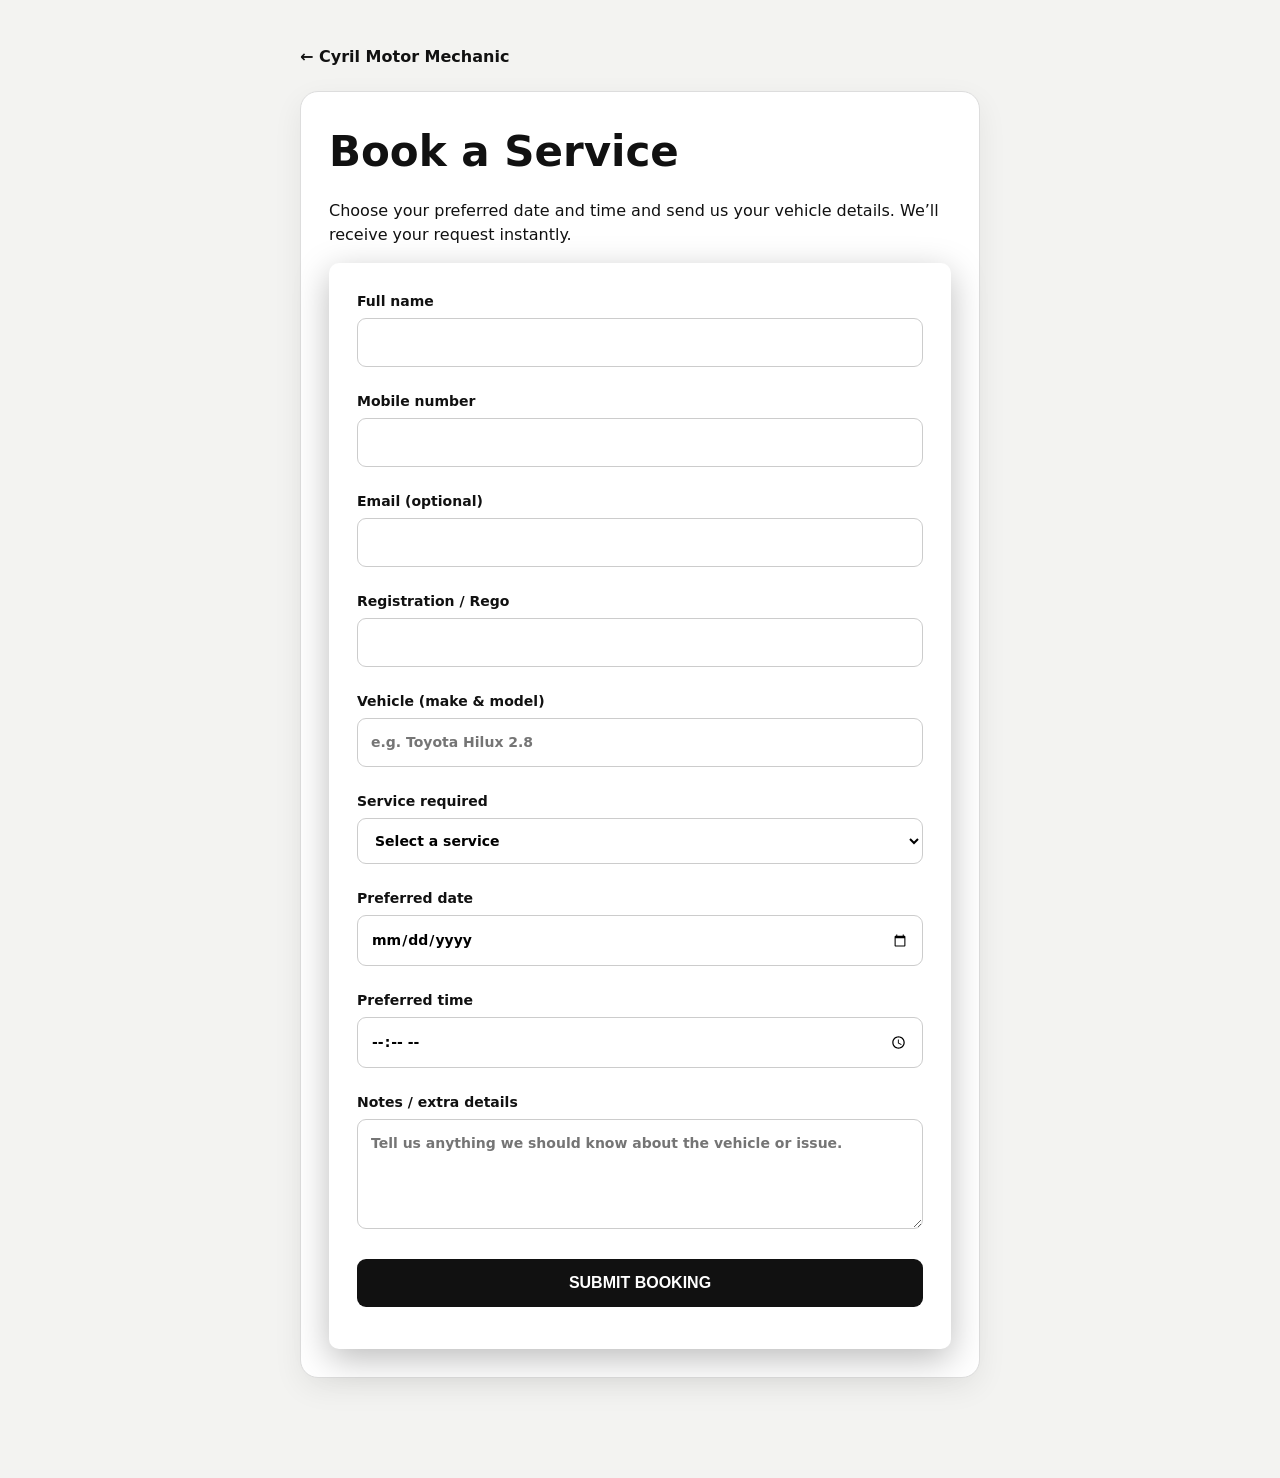
<file: booking-new.html>
<!doctype html>
<html lang="en-AU"><head><meta charset="utf-8"><meta name="viewport" content="width=device-width,initial-scale=1"><meta name="theme-color" content="#090909"><title>Book a Service | Cyril Motor Mechanic</title><link rel="stylesheet" href="styles.css?v=20260914-1"><style>body{background:#f3f3f1;color:#111;font-family:Inter,system-ui,sans-serif}.bookingPage{max-width:720px;margin:0 auto;padding:45px 20px 100px}.bookingPanel{background:#fff;border:1px solid #ddd;border-radius:18px;padding:28px;box-shadow:0 10px 30px #0001}.bookingPage h1{font-size:42px;margin:0 0 8px}.bookingPage>p{color:#666;margin:0 0 25px}.bookingForm{display:grid;gap:14px}.bookingForm label{font-weight:700;font-size:14px}.bookingForm input,.bookingForm select,.bookingForm textarea{width:100%;padding:13px;border:1px solid #ccc;border-radius:9px;font:inherit;margin-top:6px;background:#fff}.bookingForm textarea{min-height:110px;resize:vertical}.bookingForm button{padding:15px;border:0;border-radius:9px;background:#111;color:#fff;font-weight:800;font-size:16px}.success,.error{padding:14px;border-radius:9px;margin-top:10px}.success{background:#e9f7ed}.error{background:#fdecec}.back{display:inline-block;margin-bottom:22px;color:#111;font-weight:800;text-decoration:none}.hp{position:absolute;left:-9999px;width:1px;height:1px;overflow:hidden}</style></head><body><main class="bookingPage"><a class="back" href="/">← Cyril Motor Mechanic</a><div class="bookingPanel"><h1>Book a Service</h1><p>Choose your preferred date and time and send us your vehicle details. We’ll receive your request instantly.</p><form id="bookingForm" class="bookingForm"><label>Full name<input name="name" required maxlength="120" autocomplete="name"></label><label>Mobile number<input name="phone" required maxlength="30" inputmode="tel" autocomplete="tel"></label><label>Email (optional)<input name="email" type="email" maxlength="160" autocomplete="email"></label><label>Registration / Rego<input name="registration" required maxlength="20" autocomplete="off"></label><label>Vehicle (make & model)<input name="vehicle" required maxlength="120" placeholder="e.g. Toyota Hilux 2.8" autocomplete="off"></label><label>Service required<select name="service" required><option value="">Select a service</option><option>Minor Service</option><option>Major Service</option><option>Logbook Service</option><option>Brake Repairs</option><option>Engine Diagnostics</option><option>Suspension & Steering</option><option>Auto Electrical</option><option>Air Conditioning</option><option>Engine Repairs</option><option>Transmission Servicing</option><option>Pink Slip (Safety Check)</option><option>Blue Slip (Advanced)</option><option>ECU Diagnostics & Tuning</option><option>Diesel Performance Upgrades</option><option>DPF, EGR & Ad-Blue Solutions</option><option>4x4 & Off Road Upgrades</option><option>Pre-Purchase Inspection</option><option>Clutch & Drivetrain</option><option>Other</option></select></label><label>Preferred date<input name="date" type="date" required></label><label>Preferred time<input name="time" type="time" required></label><label>Notes / extra details<textarea name="notes" maxlength="1500" placeholder="Tell us anything we should know about the vehicle or issue."></textarea></label><div class="hp"><label>Website<input name="website" tabindex="-1" autocomplete="off"></label></div><button type="submit">SUBMIT BOOKING</button><div id="result" aria-live="polite"></div></form></div></main><script src="config.js?booking=20260914-2"></script><script type="module">import{createClient}from'https://esm.sh/@supabase/supabase-js@2';const sb=createClient(window.CYRIL_CONFIG.supabaseUrl,window.CYRIL_CONFIG.publishableKey);const form=document.querySelector('#bookingForm'),result=document.querySelector('#result'),date=form.elements.date;const d=new Date();d.setMinutes(d.getMinutes()-d.getTimezoneOffset());date.min=d.toISOString().slice(0,10);form.addEventListener('submit',async e=>{e.preventDefault();result.className='';result.textContent='Sending booking…';try{const body=Object.fromEntries(new FormData(form).entries());const r=await fetch(window.CYRIL_CONFIG.supabaseUrl+'/functions/v1/create-booking',{method:'POST',headers:{'Content-Type':'application/json','apikey':window.CYRIL_CONFIG.publishableKey},body:JSON.stringify(body)});let data=null;try{data=await r.json()}catch{}if(!r.ok||!data?.ok){result.className='error';result.textContent=data?.error||'We could not send the booking. Please call 02 8809 5483.';return}result.className='success';result.textContent='Booking received! Your request has been sent to Cyril Motor Mechanic. We will confirm your appointment shortly.';form.reset();date.min=d.toISOString().slice(0,10)}catch(err){result.className='error';result.textContent='Connection error. Please call 02 8809 5483.'}});</script></body></html>
</file>
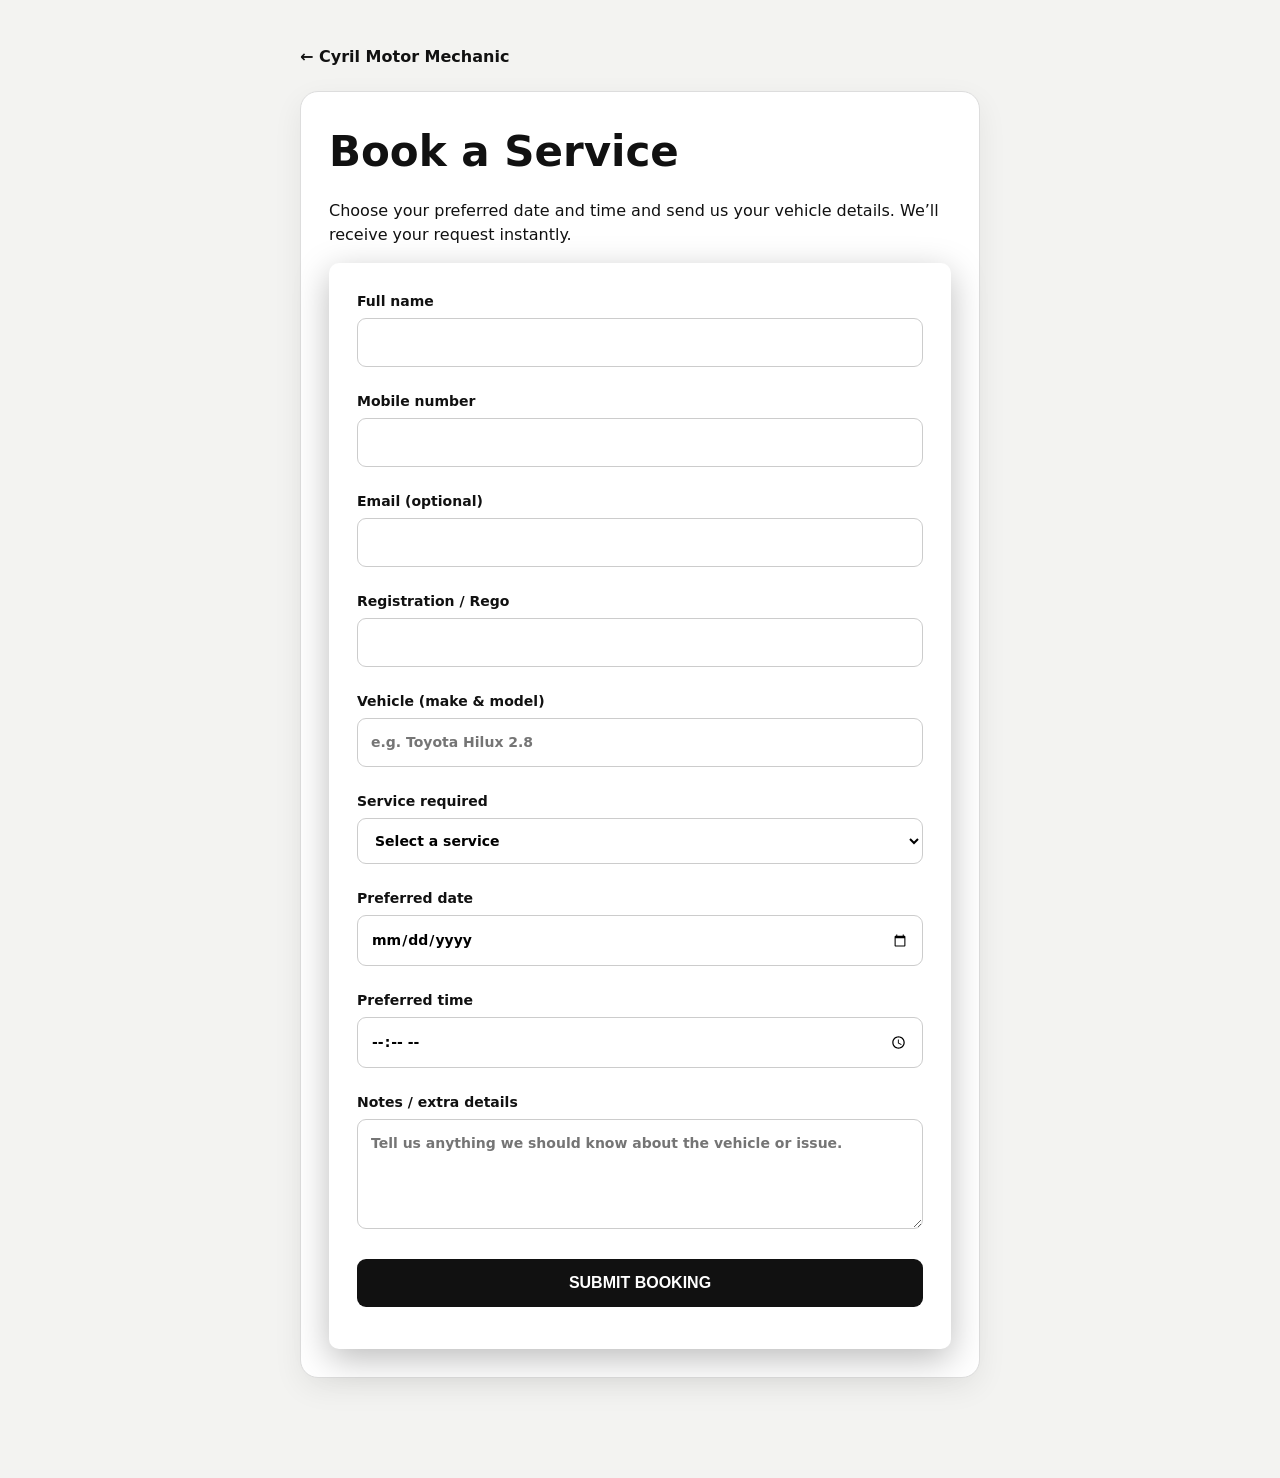
<file: booking.html>
<!doctype html>
<html lang="en-AU">
<head>
<meta charset="utf-8"><meta name="viewport" content="width=device-width,initial-scale=1">
<meta name="theme-color" content="#090909"><title>Book a Service | Cyril Motor Mechanic</title>
<link rel="stylesheet" href="styles.css?v=20260824-5">
<style>
body{background:#f3f3f1;color:#111;font-family:Inter,system-ui,sans-serif}.bookingPage{max-width:720px;margin:0 auto;padding:45px 20px 100px}.bookingPanel{background:#fff;border:1px solid #ddd;border-radius:18px;padding:28px;box-shadow:0 10px 30px #0001}.bookingPage h1{font-size:42px;margin:0 0 8px}.bookingPage>p{color:#666;margin:0 0 25px}.bookingForm{display:grid;gap:14px}.bookingForm label{font-weight:700;font-size:14px}.bookingForm input,.bookingForm select,.bookingForm textarea{width:100%;padding:13px;border:1px solid #ccc;border-radius:9px;font:inherit;margin-top:6px;background:#fff}.bookingForm textarea{min-height:110px;resize:vertical}.bookingForm button{padding:15px;border:0;border-radius:9px;background:#111;color:#fff;font-weight:800;font-size:16px}.success,.error{padding:14px;border-radius:9px;margin-top:10px}.success{background:#e9f7ed}.error{background:#fdecec}.back{display:inline-block;margin-bottom:22px;color:#111;font-weight:800;text-decoration:none}.hp{position:absolute;left:-9999px;width:1px;height:1px;overflow:hidden}
</style>
</head><body>
<main class="bookingPage"><a class="back" href="/">← Cyril Motor Mechanic</a><div class="bookingPanel"><h1>Book a Service</h1><p>Choose your preferred date and time and send us your vehicle details. We’ll receive your request instantly.</p>
<form id="bookingForm" class="bookingForm">
<label>Full name<input name="name" required maxlength="120" autocomplete="name"></label>
<label>Mobile number<input name="phone" required maxlength="30" inputmode="tel" autocomplete="tel"></label>
<label>Email (optional)<input name="email" type="email" maxlength="160" autocomplete="email"></label>
<label>Registration / Rego<input name="registration" required maxlength="20" autocomplete="off"></label>
<label>Vehicle (make & model)<input name="vehicle" required maxlength="120" placeholder="e.g. Toyota Hilux 2.8" autocomplete="off"></label>
<label>Service required<select name="service" required><option value="">Select a service</option><option>Minor Service</option><option>Major Service</option><option>Logbook Service</option><option>Brake Repairs</option><option>Engine Diagnostics</option><option>Suspension & Steering</option><option>Auto Electrical</option><option>Air Conditioning</option><option>Engine Repairs</option><option>Transmission Servicing</option><option>Pink Slip (Safety Check)</option><option>Blue Slip (Advanced)</option><option>ECU Diagnostics & Tuning</option><option>Diesel Performance Upgrades</option><option>DPF, EGR & Ad-Blue Solutions</option><option>4x4 & Off Road Upgrades</option><option>Pre-Purchase Inspection</option><option>Clutch & Drivetrain</option><option>Other</option></select></label>
<label>Preferred date<input name="date" type="date" required></label>
<label>Preferred time<input name="time" type="time" required></label>
<label>Notes / extra details<textarea name="notes" maxlength="1500" placeholder="Tell us anything we should know about the vehicle or issue."></textarea></label>
<div class="hp"><label>Website<input name="website" tabindex="-1" autocomplete="off"></label></div>
<button type="submit">SUBMIT BOOKING</button><div id="result" aria-live="polite"></div>
</form></div></main>
<script src="config.js?booking=20260914"></script>
<script type="module">
import { createClient } from 'https://esm.sh/@supabase/supabase-js@2';
const sb=createClient(window.CYRIL_CONFIG.supabaseUrl,window.CYRIL_CONFIG.publishableKey);
const form=document.querySelector('#bookingForm'),result=document.querySelector('#result'),date=form.elements.date;
const d=new Date(); d.setMinutes(d.getMinutes()-d.getTimezoneOffset()); date.min=d.toISOString().slice(0,10);
form.addEventListener('submit',async e=>{e.preventDefault();result.className='';result.textContent='Sending booking…';const body=Object.fromEntries(new FormData(form).entries());const r=await fetch(window.CYRIL_CONFIG.supabaseUrl+'/functions/v1/create-booking',{method:'POST',headers:{'Content-Type':'application/json','apikey':window.CYRIL_CONFIG.publishableKey},body:JSON.stringify(body)});let data=null;try{data=await r.json()}catch{}if(!r.ok||!data?.ok){result.className='error';result.textContent=data?.error||'We could not send the booking. Please call 02 8809 5483.';return}result.className='success';result.textContent='Booking received! Your request has been sent to Cyril Motor Mechanic. We will confirm your appointment shortly.';form.reset();date.min=d.toISOString().slice(0,10)});
</script></body></html>
</file>
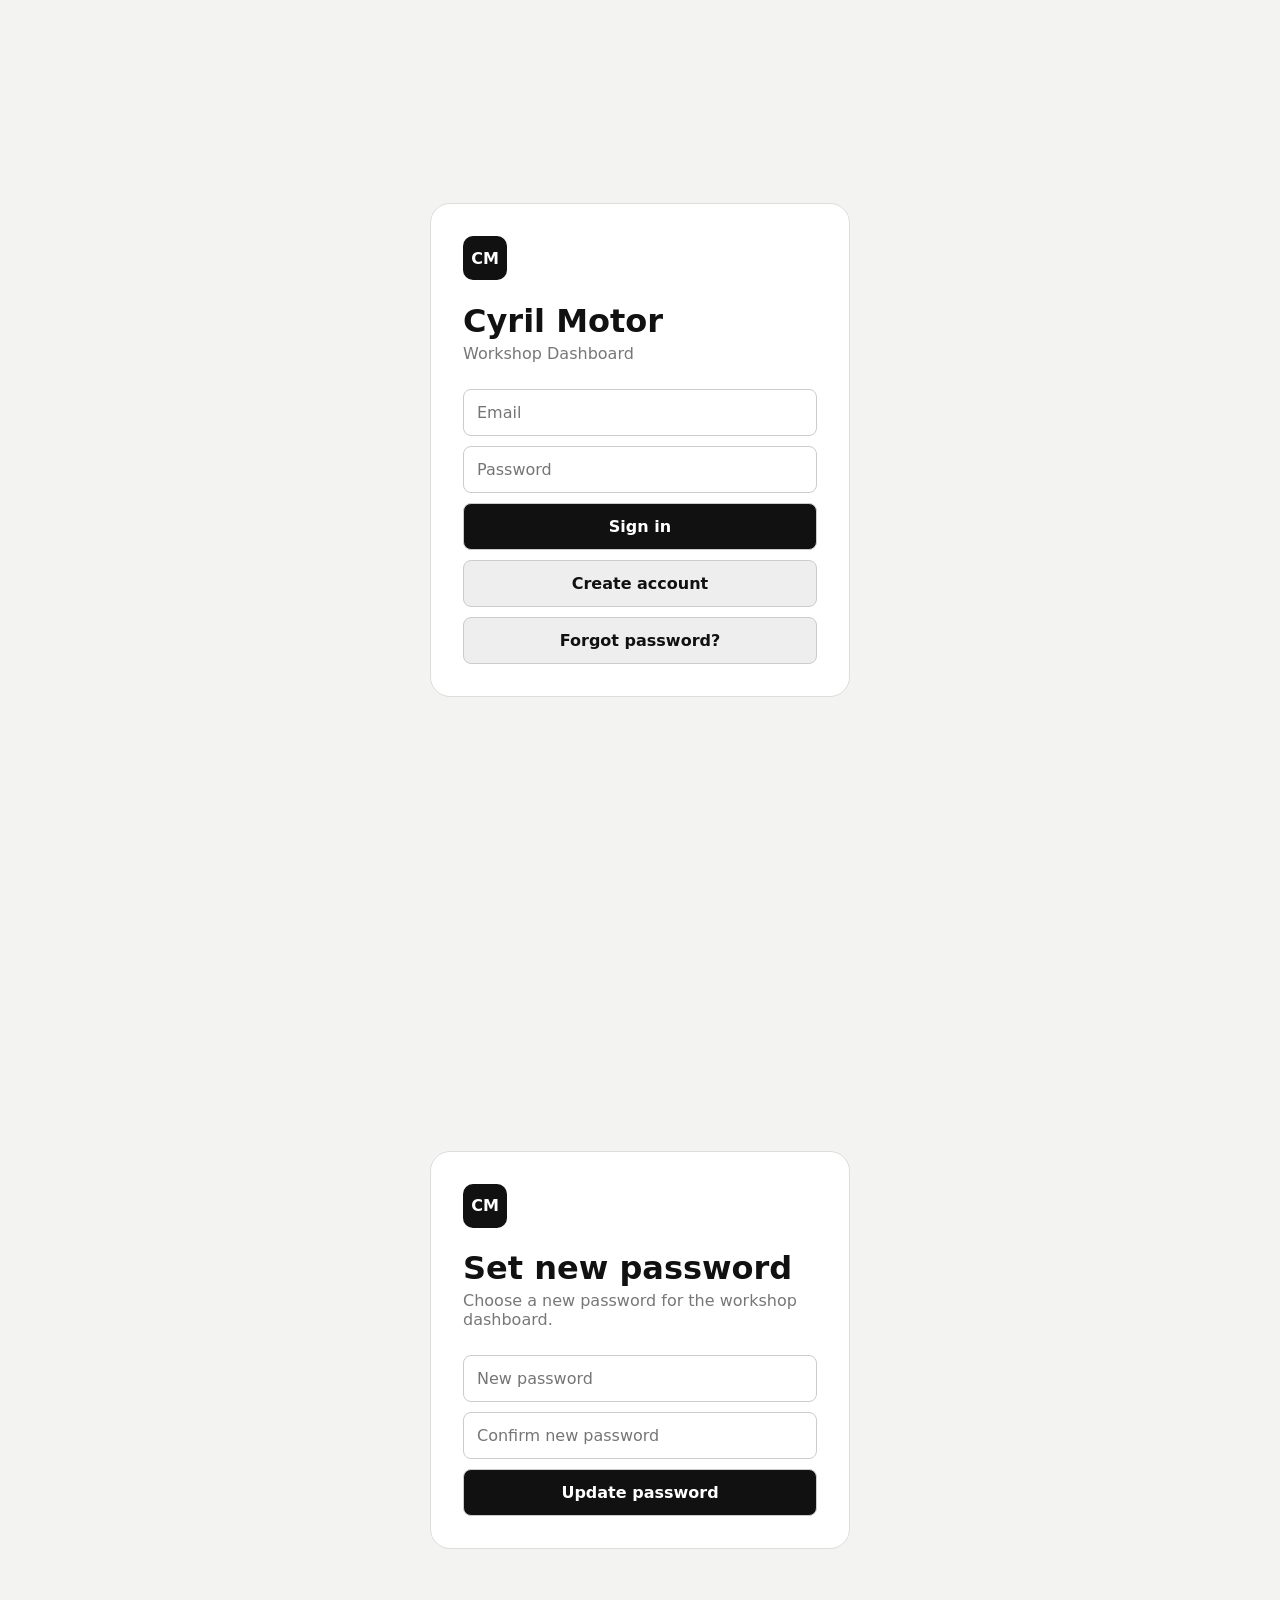
<file: dashboard-fresh.html>
<!doctype html>
<html lang="en"><head><meta charset="utf-8"><meta name="viewport" content="width=device-width,initial-scale=1"><meta name="theme-color" content="#111"><link rel="stylesheet" href="dashboard.css"><title>Cyril Motor Dashboard</title></head>
<body>
<div id="login" class="screen"><div class="panel"><div class="logo">CM</div><h1>Cyril Motor</h1><p>Workshop Dashboard</p><form id="loginForm"><input name="email" type="email" placeholder="Email" required><input name="password" type="password" placeholder="Password" required><button>Sign in</button><button type="button" id="signup">Create account</button><button type="button" id="forgot">Forgot password?</button><div id="loginStatus"></div></form></div></div>
<div id="recovery" class="screen" hidden><div class="panel"><div class="logo">CM</div><h1>Set new password</h1><p>Choose a new password for the workshop dashboard.</p><form id="recoveryForm"><input name="password" type="password" placeholder="New password" minlength="8" required><input name="confirm" type="password" placeholder="Confirm new password" minlength="8" required><button>Update password</button><div id="recoveryStatus"></div></form></div></div>
<div id="app" hidden><header><div><b>Cyril Motor</b><small>Workshop Dashboard</small></div><button id="logout">Log out</button></header><main><div class="top"><div><p>WORKSHOP</p><h1>Dashboard</h1></div><button id="refresh">↻ Refresh</button></div><div class="stats"><div><small>Pending</small><strong id="pending">0</strong></div><div><small>Confirmed</small><strong id="confirmed">0</strong></div><div><small>In progress</small><strong id="progress">0</strong></div><div><small>Ready</small><strong id="ready">0</strong></div></div><section><h2>Upcoming bookings</h2><div id="bookings" class="list"></div></section></main></div>
<script src="config.js?fresh=20260914"></script>
<script type="module">
import { createClient } from "https://esm.sh/@supabase/supabase-js@2";
const sb=createClient(window.CYRIL_CONFIG.supabaseUrl,window.CYRIL_CONFIG.publishableKey);
const login=document.querySelector('#login'),app=document.querySelector('#app'),recovery=document.querySelector('#recovery'),list=document.querySelector('#bookings');
const status=(m)=>document.querySelector('#loginStatus').textContent=m;
function showApp(){login.hidden=true;recovery.hidden=true;app.hidden=false;load();}
async function load(){const {data,error}=await sb.from('bookings').select('id,service,preferred_date,preferred_time,status,notes,created_at,customers(full_name,phone,email),vehicles(registration,make,model,year)').order('preferred_date',{ascending:true}).order('preferred_time',{ascending:true}).limit(100);if(error){list.textContent=error.message;return}const counts={pending:0,confirmed:0,in_progress:0,ready:0};data.forEach(b=>counts[b.status]=(counts[b.status]||0)+1);for(const [k,id] of Object.entries({pending:'#pending',confirmed:'#confirmed',in_progress:'#progress',ready:'#ready'}))document.querySelector(id).textContent=counts[k]||0;list.innerHTML=data.length?data.map(b=>`<article class="booking"><div><span class="status">${esc(b.status)}</span><h3>${esc(b.customers?.full_name||'Customer')} — ${esc(b.vehicles?.registration||'No rego')}</h3><p>${esc(b.service)} · ${esc(b.preferred_date)} · ${esc(b.preferred_time||'')}</p><p>${esc([b.vehicles?.make,b.vehicles?.model,b.vehicles?.year].filter(Boolean).join(' '))} · ${esc(b.customers?.phone||'')}</p><p>${esc(b.notes||'')}</p></div><div class="actions"><select data-id="${b.id}">${['pending','confirmed','in_progress','ready','completed','cancelled'].map(s=>`<option ${s===b.status?'selected':''}>${s}</option>`).join('')}</select></div></article>`).join(''):`<div class="booking">No bookings yet.</div>`;list.querySelectorAll('select').forEach(s=>s.addEventListener('change',async e=>{const {error}=await sb.from('bookings').update({status:e.target.value}).eq('id',e.target.dataset.id);if(error)alert(error.message);else load()}));}
function esc(v){return String(v??'').replace(/[&<>"']/g,c=>({'&':'&amp;','<':'&lt;','>':'&gt;','"':'&quot;',"'":'&#039;'}[c]))}
document.querySelector('#loginForm').addEventListener('submit',async e=>{e.preventDefault();status('Signing in…');const f=new FormData(e.target);const {data,error}=await sb.auth.signInWithPassword({email:f.get('email'),password:f.get('password')});if(error){status(error.message);return}if(data?.session){showApp()}else{status('Signed in, but no session was returned. Please try again.')}});
document.querySelector('#signup').addEventListener('click',async()=>{const f=new FormData(document.querySelector('#loginForm'));const {error}=await sb.auth.signUp({email:f.get('email'),password:f.get('password')});status(error?error.message:'Account created. Check your email if confirmation is enabled.')});
document.querySelector('#forgot').addEventListener('click',async()=>{const email=document.querySelector('#loginForm input[name="email"]').value.trim();if(!email){status('Enter your email address first.');return}const {error}=await sb.auth.resetPasswordForEmail(email,{redirectTo:location.origin+'/reset-password.html'});status(error?error.message:'Password reset email sent. Check your email.')});
document.querySelector('#recoveryForm')?.addEventListener('submit',async e=>{e.preventDefault();const f=new FormData(e.target);if(f.get('password')!==f.get('confirm')){document.querySelector('#recoveryStatus').textContent='Passwords do not match.';return}const {error}=await sb.auth.updateUser({password:f.get('password')});if(error){document.querySelector('#recoveryStatus').textContent=error.message;return}document.querySelector('#recoveryStatus').textContent='Password updated. You can now sign in.';await sb.auth.signOut();recovery.hidden=true;login.hidden=false});
document.querySelector('#logout').addEventListener('click',()=>sb.auth.signOut());document.querySelector('#refresh').addEventListener('click',load);
sb.auth.onAuthStateChange((event,s)=>{if(event==='PASSWORD_RECOVERY'){login.hidden=true;app.hidden=true;recovery.hidden=false;return}if(s)showApp();else{login.hidden=false;recovery.hidden=true;app.hidden=true}});
sb.auth.getSession().then(({data})=>{if(data?.session)showApp()});
</script></body></html>
</file>
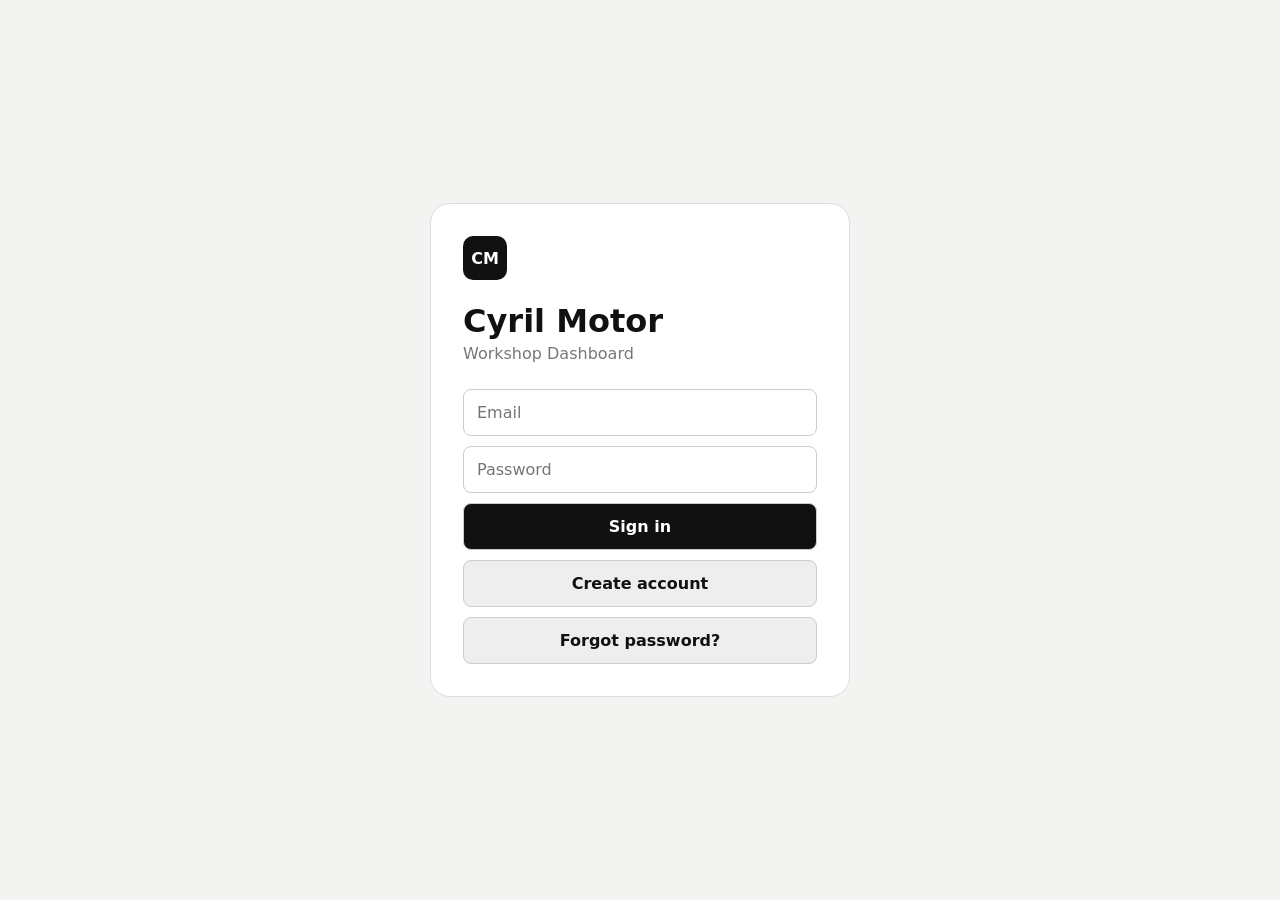
<file: dashboard.html>
<!doctype html>
<html lang="en"><head><meta charset="utf-8"><meta name="viewport" content="width=device-width,initial-scale=1"><meta name="theme-color" content="#111"><link rel="stylesheet" href="dashboard.css?v=20260914"><title>Cyril Motor Dashboard</title><style>[hidden]{display:none!important}</style></head>
<body>
<div id="login" class="screen"><div class="panel"><div class="logo">CM</div><h1>Cyril Motor</h1><p>Workshop Dashboard</p><form id="loginForm"><input name="email" type="email" placeholder="Email" required><input name="password" type="password" placeholder="Password" required><button>Sign in</button><button type="button" id="signup">Create account</button><button type="button" id="forgot">Forgot password?</button><div id="loginStatus"></div></form></div></div>
<div id="recovery" class="screen" hidden><div class="panel"><div class="logo">CM</div><h1>Set new password</h1><p>Choose a new password for the workshop dashboard.</p><form id="recoveryForm"><input name="password" type="password" placeholder="New password" minlength="8" required><input name="confirm" type="password" placeholder="Confirm new password" minlength="8" required><button>Update password</button><div id="recoveryStatus"></div></form></div></div>
<div id="app" hidden><header><div><b>Cyril Motor</b><small>Workshop Dashboard</small></div><button id="logout">Log out</button></header><main><div class="top"><div><p>WORKSHOP</p><h1>Dashboard</h1></div><button id="refresh">↻ Refresh</button></div><div class="stats"><div><small>Pending</small><strong id="pending">0</strong></div><div><small>Confirmed</small><strong id="confirmed">0</strong></div><div><small>In progress</small><strong id="progress">0</strong></div><div><small>Ready</small><strong id="ready">0</strong></div></div><section><h2>Upcoming bookings</h2><div id="bookings" class="list"></div></section></main></div>
<script src="config.js?v=20260914"></script>
<script type="module">
import { createClient } from 'https://esm.sh/@supabase/supabase-js@2';
const sb=createClient(window.CYRIL_CONFIG.supabaseUrl,window.CYRIL_CONFIG.publishableKey);
const login=document.getElementById('login'),app=document.getElementById('app'),recovery=document.getElementById('recovery'),list=document.getElementById('bookings'),loginStatus=document.getElementById('loginStatus');
const setStatus=m=>loginStatus.textContent=m;
function showApp(){login.hidden=true;recovery.hidden=true;app.hidden=false;setStatus('');load();}
async function load(){list.textContent='Loading bookings…';const {data,error}=await sb.from('bookings').select('id,service,preferred_date,preferred_time,status,notes,created_at,customers(full_name,phone,email),vehicles(registration,make,model,year)').order('preferred_date',{ascending:true}).order('preferred_time',{ascending:true}).limit(100);if(error){list.textContent='Unable to load bookings: '+error.message;return}const counts={pending:0,confirmed:0,in_progress:0,ready:0};(data||[]).forEach(b=>counts[b.status]=(counts[b.status]||0)+1);for(const [k,id] of Object.entries({pending:'pending',confirmed:'confirmed',in_progress:'progress',ready:'ready'}))document.getElementById(id).textContent=counts[k]||0;list.innerHTML=data?.length?data.map(b=>`<article class="booking"><div><span class="status">${esc(b.status)}</span><h3>${esc(b.customers?.full_name||'Customer')} — ${esc(b.vehicles?.registration||'No rego')}</h3><p>${esc(b.service)} · ${esc(b.preferred_date)} · ${esc(b.preferred_time||'')}</p><p>${esc([b.vehicles?.make,b.vehicles?.model,b.vehicles?.year].filter(Boolean).join(' '))} · ${esc(b.customers?.phone||'')}</p><p>${esc(b.notes||'')}</p></div><div class="actions"><select data-id="${b.id}">${['pending','confirmed','in_progress','ready','completed','cancelled'].map(s=>`<option ${s===b.status?'selected':''}>${s}</option>`).join('')}</select></div></article>`).join(''):'<div class="booking">No bookings yet.</div>';list.querySelectorAll('select').forEach(s=>s.addEventListener('change',async e=>{const {error}=await sb.from('bookings').update({status:e.target.value}).eq('id',e.target.dataset.id);if(error)alert(error.message);else load()}));}
function esc(v){return String(v??'').replace(/[&<>"']/g,c=>({'&':'&amp;','<':'&lt;','>':'&gt;','"':'&quot;',"'":'&#039;'}[c]))}
document.getElementById('loginForm').addEventListener('submit',async e=>{e.preventDefault();setStatus('Signing in…');const f=new FormData(e.target);const {data,error}=await sb.auth.signInWithPassword({email:f.get('email'),password:f.get('password')});if(error){setStatus(error.message);return}if(data?.session){showApp()}else{setStatus('Signed in, but no session was returned.');}});
document.getElementById('signup').addEventListener('click',async()=>{const f=new FormData(document.getElementById('loginForm'));const {error}=await sb.auth.signUp({email:f.get('email'),password:f.get('password')});setStatus(error?error.message:'Account created. Check your email if confirmation is enabled.')});
document.getElementById('forgot').addEventListener('click',async()=>{const email=document.querySelector('#loginForm input[name="email"]').value.trim();if(!email){setStatus('Enter your email address first.');return}const {error}=await sb.auth.resetPasswordForEmail(email,{redirectTo:location.origin+'/reset-password.html'});setStatus(error?error.message:'Password reset email sent. Check your email.')});
document.getElementById('recoveryForm').addEventListener('submit',async e=>{e.preventDefault();const f=new FormData(e.target);const out=document.getElementById('recoveryStatus');if(f.get('password')!==f.get('confirm')){out.textContent='Passwords do not match.';return}const {error}=await sb.auth.updateUser({password:f.get('password')});if(error){out.textContent=error.message;return}out.textContent='Password updated. You can now sign in.';await sb.auth.signOut();recovery.hidden=true;login.hidden=false});
document.getElementById('logout').addEventListener('click',()=>sb.auth.signOut());document.getElementById('refresh').addEventListener('click',load);
sb.auth.onAuthStateChange((event,session)=>{if(event==='PASSWORD_RECOVERY'){login.hidden=true;app.hidden=true;recovery.hidden=false;return}if(session){showApp()}else{login.hidden=false;recovery.hidden=true;app.hidden=true}});
sb.auth.getSession().then(({data})=>{if(data?.session)showApp()});
</script></body></html>
</file>
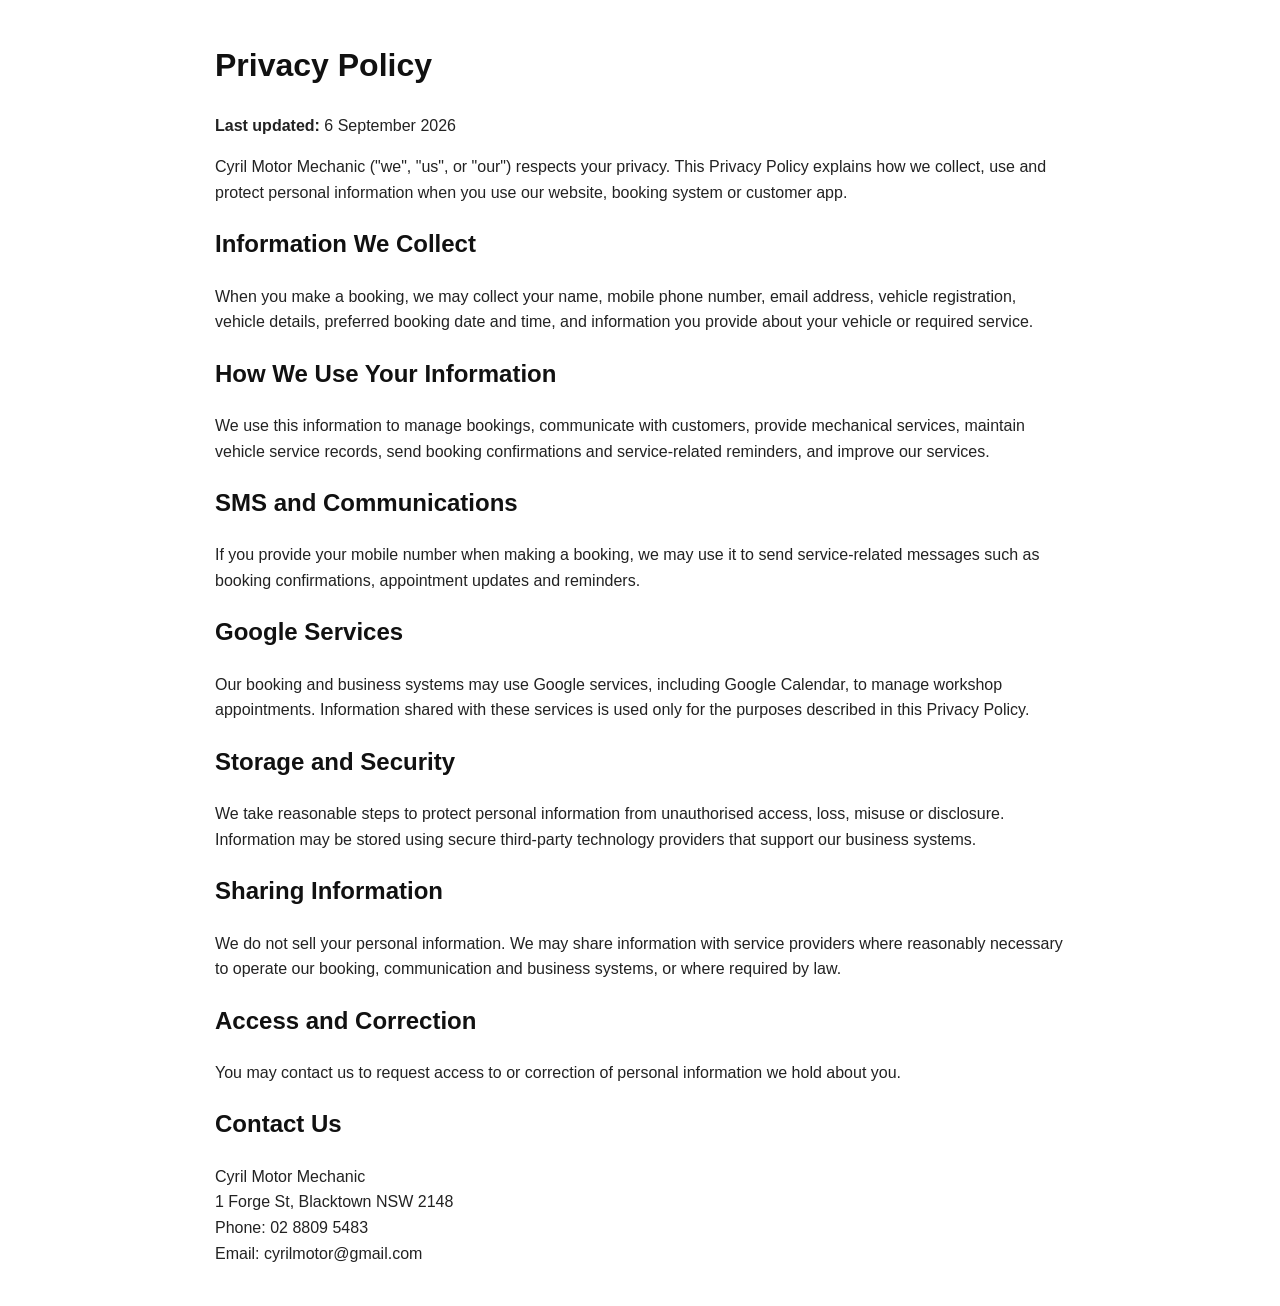
<file: privacy-policy.html>
<!DOCTYPE html>
<html lang="en">
<head>
  <meta charset="UTF-8">
  <meta name="viewport" content="width=device-width, initial-scale=1.0">
  <title>Privacy Policy - Cyril Motor Mechanic</title>
  <style>
    body {
      font-family: Arial, sans-serif;
      max-width: 850px;
      margin: 40px auto;
      padding: 0 20px;
      line-height: 1.6;
      color: #222;
    }
    h1, h2 { color: #111; }
  </style>
</head>
<body>
  <h1>Privacy Policy</h1>

  <p><strong>Last updated:</strong> 6 September 2026</p>

  <p>
    Cyril Motor Mechanic ("we", "us", or "our") respects your privacy.
    This Privacy Policy explains how we collect, use and protect personal
    information when you use our website, booking system or customer app.
  </p>

  <h2>Information We Collect</h2>
  <p>
    When you make a booking, we may collect your name, mobile phone number,
    email address, vehicle registration, vehicle details, preferred booking
    date and time, and information you provide about your vehicle or required
    service.
  </p>

  <h2>How We Use Your Information</h2>
  <p>
    We use this information to manage bookings, communicate with customers,
    provide mechanical services, maintain vehicle service records, send
    booking confirmations and service-related reminders, and improve our
    services.
  </p>

  <h2>SMS and Communications</h2>
  <p>
    If you provide your mobile number when making a booking, we may use it
    to send service-related messages such as booking confirmations,
    appointment updates and reminders.
  </p>

  <h2>Google Services</h2>
  <p>
    Our booking and business systems may use Google services, including
    Google Calendar, to manage workshop appointments. Information shared
    with these services is used only for the purposes described in this
    Privacy Policy.
  </p>

  <h2>Storage and Security</h2>
  <p>
    We take reasonable steps to protect personal information from
    unauthorised access, loss, misuse or disclosure. Information may be
    stored using secure third-party technology providers that support our
    business systems.
  </p>

  <h2>Sharing Information</h2>
  <p>
    We do not sell your personal information. We may share information with
    service providers where reasonably necessary to operate our booking,
    communication and business systems, or where required by law.
  </p>

  <h2>Access and Correction</h2>
  <p>
    You may contact us to request access to or correction of personal
    information we hold about you.
  </p>

  <h2>Contact Us</h2>
  <p>
    Cyril Motor Mechanic<br>
    1 Forge St, Blacktown NSW 2148<br>
    Phone: 02 8809 5483<br>
    Email: cyrilmotor@gmail.com
  </p>
</body>
</html>
</file>
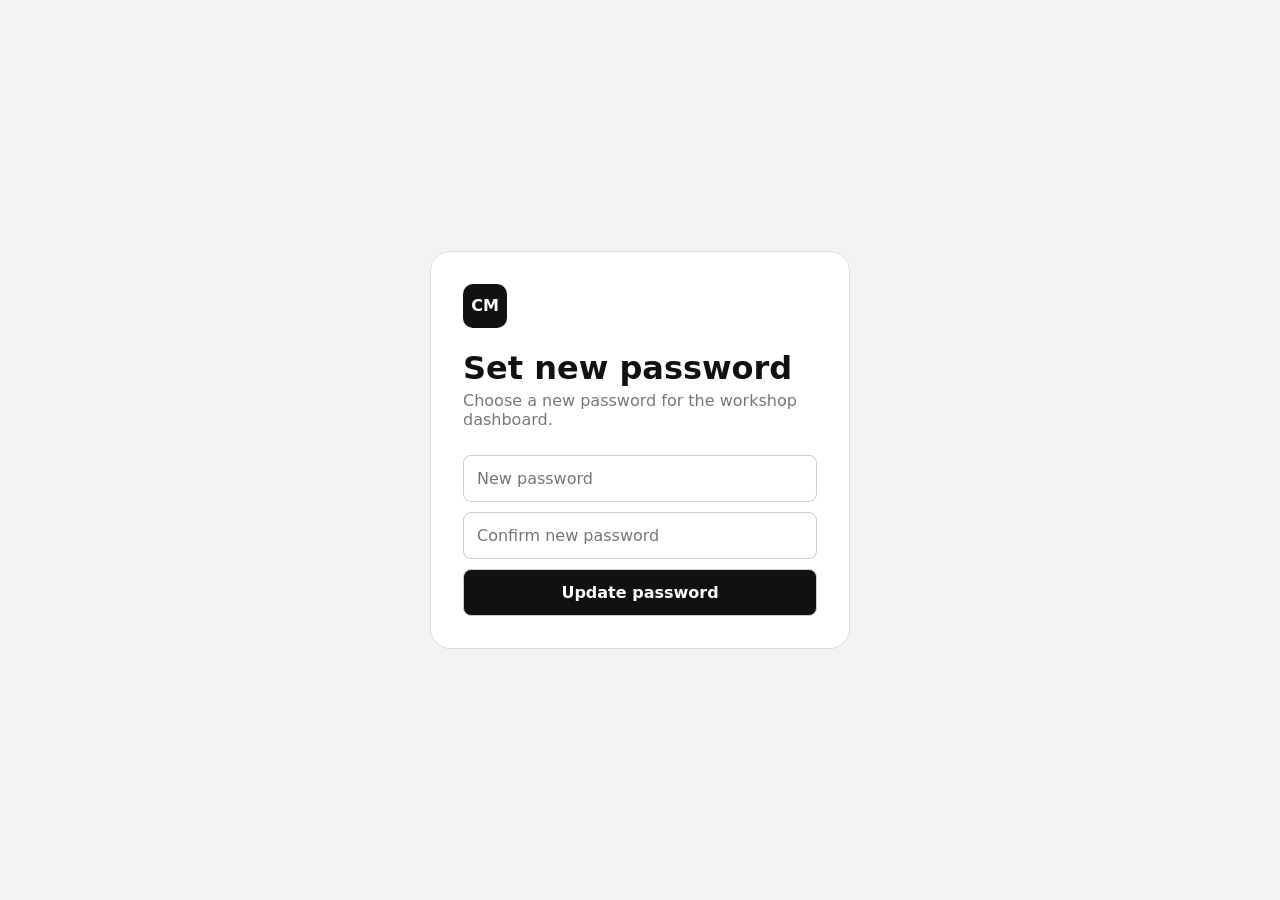
<file: reset-password.html>
<!doctype html>
<html lang="en"><head><meta charset="utf-8"><meta name="viewport" content="width=device-width,initial-scale=1"><meta name="theme-color" content="#111"><link rel="stylesheet" href="dashboard.css"><title>Reset Password — Cyril Motor</title></head>
<body>
<div id="recovery" class="screen"><div class="panel"><div class="logo">CM</div><h1>Set new password</h1><p>Choose a new password for the workshop dashboard.</p><form id="recoveryForm"><input name="password" type="password" placeholder="New password" minlength="8" required><input name="confirm" type="password" placeholder="Confirm new password" minlength="8" required><button>Update password</button><div id="status"></div></form></div></div>
<script type="module">
import { createClient } from "https://esm.sh/@supabase/supabase-js@2";
const cfg=window.CYRIL_CONFIG;
const sb=createClient(cfg.supabaseUrl,cfg.publishableKey);
const status=document.querySelector('#status');
let recoveryReady=false;
function ready(){recoveryReady=true;document.querySelector('#recoveryForm').hidden=false;}
document.querySelector('#recoveryForm').hidden=true;
sb.auth.onAuthStateChange((event,session)=>{if(event==='PASSWORD_RECOVERY'&&session){ready()}});
(async()=>{await sb.auth.getSession(); if(window.location.hash.includes('access_token=')) setTimeout(()=>{if(!recoveryReady) ready()},500)})();
document.querySelector('#recoveryForm').addEventListener('submit',async e=>{e.preventDefault();const f=new FormData(e.target);const p=f.get('password'),c=f.get('confirm');if(p!==c){status.textContent='Passwords do not match.';return}const {error}=await sb.auth.updateUser({password:p});if(error){status.textContent=error.message;return}status.textContent='Password updated successfully. Returning to login…';await sb.auth.signOut();setTimeout(()=>location.href='/dashboard.html',1200)});
</script><script src="config.js"></script></body></html>
</file>
<file: styles.css>
:root{--red:#e21b23;--black:#07090b;--dark:#0c0f12;--text:#15191d;--muted:#68727c;--line:#e1e5e8}
*{box-sizing:border-box}html{scroll-behavior:smooth;scroll-padding-top:150px}body{margin:0;font-family:Inter,Arial,Helvetica,sans-serif;color:var(--text);line-height:1.5;background:#fff}a{text-decoration:none;color:inherit}.wrap{width:min(1180px,92%);margin:auto}
.topbar{background:#080a0d;color:#e8eaed;border-bottom:1px solid #22272d;font-size:12px}.topinner{min-height:40px;display:flex;justify-content:space-between;align-items:center;gap:20px}.topbar a{color:#fff}.topbar a:first-child{color:#ff3037}
header{background:#080a0d;color:#fff;position:sticky;top:0;z-index:50;box-shadow:0 5px 20px #0007}.navinner{min-height:96px;display:flex;align-items:center;justify-content:space-between;gap:28px}.logo{display:none!important}.logo img{display:none!important}.navinner nav{display:flex;align-items:center;gap:22px;font-size:12px;font-weight:900;white-space:nowrap}.navinner nav a{padding:34px 0;position:relative}.navinner nav a:hover,.navinner nav .active{color:var(--red)}.navinner nav .active:after{content:"";position:absolute;bottom:18px;left:0;right:0;height:3px;background:var(--red)}.navinner nav .book{background:var(--red);padding:13px 19px;border-radius:7px;box-shadow:0 7px 18px #e21b2338}.navinner nav .book:after{display:none}.hamb{display:none;background:none;color:#fff;border:0;font-size:30px;cursor:pointer}
.hero{min-height:650px;position:relative;background:#111;overflow:hidden;background-position:center 58%;background-size:cover}.hero:after{right:0;width:100%;background:linear-gradient(90deg,rgba(5,7,9,.70) 0%,rgba(5,7,9,.42) 46%,rgba(5,7,9,.08) 100%);opacity:1}.heroShade{background:linear-gradient(90deg,rgba(5,7,9,.52),rgba(5,7,9,.10));z-index:1}.heroInner{position:relative;z-index:2;min-height:650px;display:flex;align-items:center}.heroText{max-width:720px;color:#fff;padding:70px 0}.kicker{font-weight:900;font-size:58px;line-height:.95;letter-spacing:-2px;font-style:italic}.hero h1{margin:4px 0 18px;font-size:clamp(52px,6vw,82px);line-height:.95;color:#ff2028;letter-spacing:-3px;font-style:italic;text-shadow:0 3px 18px #0008}.heroText>p{font-size:19px;line-height:1.55;color:#f4f5f6;max-width:650px}.buttons{display:flex;gap:12px;margin:24px 0;flex-wrap:wrap}.btn{display:inline-flex;align-items:center;justify-content:center;border:0;border-radius:8px;padding:15px 25px;min-height:58px;font-weight:900;color:#fff;cursor:pointer}.btn.red{background:var(--red);box-shadow:0 10px 25px #e21b2338}.btn.dark{background:#111c;border:1px solid #ffffff66;backdrop-filter:blur(5px)}.btn small{font-size:11px;margin-left:4px}.rating{display:flex;align-items:center;gap:13px;font-size:21px;margin-top:14px}.rating span{color:#ffd51a;letter-spacing:1px}.rating small{display:block;width:100%;font-size:11px;color:#ddd;margin-top:27px;margin-left:-250px}
.trust{background:#fff;color:#111;border-top:1px solid #e5e7e9;border-bottom:1px solid #e5e7e9}.trustgrid{display:grid;grid-template-columns:repeat(4,1fr)}.trustgrid div{padding:20px;border-right:1px solid #e5e7e9;display:grid;grid-template-columns:45px 1fr;align-items:center}.trustgrid div:last-child{border:0}.trustgrid b{grid-row:1/3;font-size:27px;color:var(--red)}.trustgrid strong{font-size:13px}.trustgrid span{font-size:11px;color:#68727c}
.services{padding:90px 0;background:#f7f8f9}.sectionTitle{text-align:center;margin-bottom:36px}.sectionTitle small{color:var(--red);font-weight:900;font-size:12px;letter-spacing:1.5px}.sectionTitle h2{font-size:32px;line-height:1.1;margin:7px 0;font-weight:900;letter-spacing:-.5px}.sectionTitle.left{text-align:left}.serviceGrid{display:grid;grid-template-columns:repeat(3,1fr);gap:20px}.serviceGrid article{border:1px solid #e1e5e8;border-radius:12px;padding:26px;min-height:165px;background:#fff;box-shadow:0 8px 25px #1018200a;transition:.2s ease}.serviceGrid article:hover{border-color:var(--red);transform:translateY(-3px);box-shadow:0 14px 32px #10182014}.serviceGrid i{font-style:normal;color:var(--red);font-size:27px;font-weight:900;display:block;margin-bottom:10px}.serviceGrid h3{font-size:16px;line-height:1.12;margin:0 0 8px}.serviceGrid p{font-size:13px;color:#66707a;margin:0}.serviceGrid .pink{border-top:3px solid #ed8ca0}.serviceGrid .blue{border-top:3px solid #3775bd}.serviceGrid .highlight{border:1px solid var(--red);box-shadow:0 0 0 1px #ed151b22}.center{text-align:center;margin-top:30px}.view{display:inline-block;background:var(--red);color:#fff;font-weight:900;font-size:12px;padding:13px 24px;border-radius:7px;box-shadow:0 8px 18px #e21b2326}.view:hover{filter:brightness(.92)}
.performance{background:#0b0d10;color:#fff;padding:90px 0}.lightTitle h2{color:#fff}.perfGrid{display:grid;grid-template-columns:repeat(3,1fr);gap:20px}.perfGrid article{border:1px solid #2b3036;border-radius:12px;padding:30px;background:#12161b}.perfNum{color:var(--red);font-size:12px;font-weight:900}.perfGrid h3{font-size:20px;margin:8px 0}.perfGrid p,.perfGrid li{color:#aeb5bc;font-size:13px}.perfGrid ul{padding-left:18px}
.about{padding:90px 0;background:#fff}.aboutGrid{display:grid;grid-template-columns:360px 1fr;gap:70px;align-items:center}.aboutLogo{background:#0b0d10;border-radius:14px;padding:30px;text-align:center;box-shadow:0 15px 35px #00018}.aboutLogo img{width:100%;max-width:520px;display:block;border-radius:6px}.about p{color:#555}.why{display:grid;grid-template-columns:1fr 1fr;gap:10px;margin-top:22px}.why div{background:#fff;border:1px solid #e1e5e8;padding:12px;border-radius:7px;font-size:13px}.why b{color:var(--red);margin-right:8px}
.reviews{background:#090b0e;color:#fff;padding:70px 0}.reviewHead{display:flex;justify-content:space-between;align-items:center}.reviewHead small{color:var(--red);font-weight:900}.reviewHead h2{margin:5px 0}.googleScore{display:grid;grid-template-columns:auto auto auto;gap:12px;align-items:center}.googleScore span{color:#ffd51a}.googleScore small{grid-column:1/-1;color:#aaa}.reviewNote{display:flex;justify-content:space-between;align-items:center;border-top:1px solid #30343a;padding-top:25px;color:#aaa}
.contact{background:#11151a;color:#fff;padding:90px 0}.contactGrid{display:grid;grid-template-columns:1fr 1fr;gap:70px}.contactGrid p{color:#aeb5bc}.contactLines{display:grid;gap:10px;margin-top:25px}.contactLines a{border:1px solid #30343a;padding:13px;border-radius:7px}.contactLines a:hover{border-color:var(--red)}form{background:#fff;color:#111;padding:28px;border-radius:10px;box-shadow:0 10px 35px #0004}form h3{margin-top:0;font-size:23px}form input,form select,form textarea{width:100%;padding:12px;margin:6px 0 10px;border:1px solid #ccc;border-radius:5px;font:inherit}form input:focus,form select:focus,form textarea:focus{outline:2px solid #ed151b33;border-color:var(--red)}form .btn{width:100%}
footer{background:#07090b;color:#aaa;border-top:1px solid #222}.footerInner{min-height:75px;display:flex;align-items:center;justify-content:space-between;font-size:12px}.footerInner img{display:none!important}.footerInner a{color:#fff;font-weight:800}
.mobileCta{display:none}
@media(max-width:1250px){.navinner nav{gap:15px;font-size:11px}.kicker{font-size:50px}.hero h1{font-size:60px}}
@media(max-width:1000px){.navinner nav{gap:10px;font-size:10px}.navinner nav a{padding:34px 0}}
@media(max-width:800px){.hours{display:none}.navinner{min-height:88px;justify-content:flex-end}.hamb{display:block}.navinner nav{display:none;position:absolute;top:88px;left:0;right:0;background:#080a0d;padding:15px 5%;flex-direction:column;align-items:stretch;box-shadow:0 12px 20px #0008}.navinner nav.open{display:flex}.navinner nav a{padding:12px;border-bottom:1px solid #222}.navinner nav .active:after{display:none}.navinner nav .book{padding:13px;margin-top:5px;text-align:center}.hero{min-height:620px;background-position:62% center}.heroInner{min-height:620px;align-items:flex-end}.hero:after{background:linear-gradient(90deg,rgba(5,7,9,.68),rgba(5,7,9,.20))}.heroText{padding:45px 0 75px}.trustgrid{grid-template-columns:1fr 1fr}.trustgrid div:nth-child(2){border-right:0}.serviceGrid{grid-template-columns:1fr 1fr}.perfGrid,.contactGrid,.aboutGrid{grid-template-columns:1fr}.aboutLogo{max-width:420px}.reviewHead,.reviewNote{display:block}.googleScore{margin-top:15px}.reviewNote .view{margin-top:12px}.mobileCta{display:flex;position:fixed;left:0;right:0;bottom:0;z-index:60;background:#090909;padding:8px;gap:8px;border-top:1px solid #333;box-shadow:0 -8px 25px #0004}.mobileCta a{flex:1;text-align:center;padding:12px 8px;border-radius:7px;font-weight:900;font-size:12px}.mobileCta .call{background:#ed151b;color:#fff}.mobileCta .book{background:#fff;color:#111}}
@media(max-width:500px){body{padding-bottom:62px}.topinner{font-size:10px}.topinner span:last-child{display:none}.navinner{min-height:82px}.navinner nav{top:82px}.kicker{font-size:37px}.hero h1{font-size:48px}.heroText>p{font-size:16px}.buttons{flex-direction:column;align-items:stretch}.rating{flex-wrap:wrap}.rating small{margin:0}.serviceGrid{grid-template-columns:1fr}.why{grid-template-columns:1fr}.footerInner{padding:15px 0;flex-direction:column;gap:8px;align-items:flex-start}.services,.performance,.about,.contact{padding-top:60px;padding-bottom:60px}.sectionTitle h2{font-size:27px}.hero{min-height:650px}.heroInner{min-height:650px}.aboutLogo{padding:20px}}
</file>
<file: hero.css>
.hero{background-image:url('[data-uri][... ELLIPSIZATION ...]2Mn0LC1H/7Mot8kwwnpVnq+WVTSAdiYCxn/A/GpIFfQqsgbWraSwWo1IgQ4VsxCkkbEqoOO4Ct0NMoisw9avO5CVQwwKZ8blVkRkGL3Hvtqgr2wEvZYBBk+ngEBK9BHUAQAAaMWjpQ4z57V6OZOfnNZ51q6lXTExu91pQRjPy59DSjg0EBFVWA40hy/Xybx+aA7zH1XcC+qEdMb1rTiYKjyBYcPCFXgvGJPSbhtoELrAU6deOT/8kX9CLknkYn8X/pAxpj+79bQSoZpztdnGIvuP/ud2jDkA+1BSZ6ZTT5YlNGyj2yocFllakkAjcqQ6RJ1ScxSl8GwiMKPUz7cgD3Z5DUbV978NiLPoAJHPTN1YntuVmIV+mbgIGSZg57Hih6/Z/3M94N1dJdEB7KLjAf/H5jrudF5yqfC55OKWw0mnJVuhpsd1Vr93sHEaLpXfeA3omXVM9q8yZElp1gLNdwDMa0VgjbJwv1FdidGT87ahwyFyvMPmXSE8Dx0kLvpavioSX4o0AHuIGBcIUO1ds2Ho155bI5wUwH42XmslUEWrJjramVLgRmtG1ErqS17aTjRHD3rmtDSHc/3ehxoAHPaWguX7Iixvj5chD7vAN2FOhgj1aiHAVS386vJTWIR/9MML55JuRV/ROCmXQqfLbokjAp7Id/qs+wT4T/pIqmm9FM/c4MK1m1W7UFEg265qKTcVMwIPRzJhyNXBHf7E3C/54Maa97e0FVSuT9Gywj3XfgKAQ0VMg5eMC1QDsGimC5TXwRn1jgtWrGYWg1tc+OCr5axCbjJ8qfflUyQC/lA446LLVYBkEAGjkd2KFcAYoZ6/9MiMO8G7UpaRV6PTfoT3O0BuFxQlOi8cFAoUlQBT9oniKWfwFtyepLcqsDnPR6WKl60ClJAWGYRxdt+QlzgN8sf3xIxOcI7cCIF3qt2oxeMQWe0VZcHRP4lbw2hN/D5GXe1nLfsA65JBkrfaT+T25x9cJr0+E++t4BrPsR3Nay2vbhdysPwHzj0C59aIetlscF4q9039mxQvxCWzmb/3QA1oMo/kTDEZ13pSA3atHjrAq9fKoo26NBYI53qJpYjgFG4xkEJAmYuqbLNvR9i4oxSsSkn/vAI800bgbpQTdCvBRguzS+MORw8Rx76ZjUN9fpRtEYjIKSH6En3+JzxQJWEcle2xaEae9LVTzhowQHpjxLc9Sxdghq1mzlLHu4W9cTt1p49BpfdsjKGwiZ7lYjfT1TOwHSqPvHMy+Ya9IhZOxkX6mXm5xlwaU2HE6iV5nix8QklXz/uUn071TNb37Tyzzkyva67n5IP2/H35jYEfvhKUF2iTHY3ZbRKNIUDPdk7hRh133sIXI6acUCgeH8Jln/kQeRdpawhG7onna2GIyROAtiyUhVmYQ00X9gm21bsaGzB6/ovi19rRbX1Rd3ki1BKzUn90cXCM1nkgn6bKahnU8K+qnhCCCC9SBy+k7a4eDYp3UOblh/eE/[base64]/xEA8WLp/G36MfvFeNB4bOBYVytwMhAs8K38JLqyhiJdiwV0zEwUM9dsW+/QE+oGx8XDW9gCjIgeT3LsxA7RVn6ElmWOXMSjULglsTyDSLKVDL8ZSuVruIJetL4qv6V0/fapjpJLHoQYpClhd2OEFn0GwN5z+40lBwdZMphF/[base64]/kreyGTS0QawvF8gTfqEsb6msTJ7vzUF65qA0ONU1ohl58OEwMY9+wNMNeETfyrb0Wx5o//43YPE2kAWlOOI9qbybAY/uIh2qSPBfD/[base64]/gRmlJjj5gyLd2+m/j11hIwm4Rb3vHSYDt2J3Zsmmz82NTsEPKcqXBGjmMCOQYPhmGTNQ1jG2xQhJTNFEehCn3CCKZj9PhmGTFdR4qATk6ukuitv2o19dt14Eau1870XPPvrSdnNwumXH3FHmRp7tNNWjC52gx8n8iEk+ewm+nBf+L2bdzrqiGEw9ghZZkDWoqOF2z2Mx6ahg2r/y2+W73pSagjV+trtu+hkV/3FhkmmTJHRQ9ZvceUApwBiIYzrKUZzS33cz7I0MsmoQ8Y5r67Kv+xSm2vCjEEYVNvkJQcUlUXIm+yltWtHiOKEp99CgpE0qQhnDfRx4ShmBgxDaHqBY1pj+WuVJlmmjRcTF17Tgy7fe3NXh8l/v53pYQ0hNQGU2NyT2OJukIFXSN/6uO+mKsdq8BTK15C3ukRl+C5ts7o1zvBpIxGGcU43FvDNcmsxT99Xc2w7in7Aze4fGXNnbOidxhIV/uMJsxDfFCJ/x5EeOPxr2ivI/EOPo5ppbu2krNm53V3IrzLhk99oly7K9I0PIlFO+hvuL9vScqbd1BtzFNuoLQ9AtH2xhPMxjn2EcEQ2gTkx4iGkuWMaemJGDFaXLhd7MzRZFEvOEfVkZ2lvuH21EFo++VIEPTTQTy5cIpLMLIzBQotJeAnf+TOojUKiPAXmV0QUxxiC/jXpKZvfs/Wsh2pS/wXJmatNxM7X2lB7Ft5azETrbN+7oMWRuCSF3I6rx7yzu7khJJK2pngP7GBvXbAXgwbcp2fO1MyjvpoSuV3J/CqZYwAEYmKrRqp+SUlOeF3rHb6L5B571jAlCcWaWul/MxG456W4d5dSQbBZp3na5679/7VOsZy1oAOHqxltyqYcTjpahHi4Drl9D5YW2hSJX8uR6CWS5FcVjHcc1G2XF1NgmrN+Awq8XcDgAet/PECrQSIpFu/eAUfXuIj16vhxIXZV8uKbU0nzSxKZa9f27RRevLs+IRUaY+Y3AMDSQ36z9PxGdoegN72a6zcxpn0Q9IHbAqOdCdZ9Ep0vwnd/TP9aewqsFzOFI2+k06REaID6rFfgfMj4sw8IIC/1QjfrwqdgIHCylqIE5C4V+6VRZueWnSMfr3XvMDIGVtE2MPsWhW5QfHCX91zlnbY7pgtEQ6Rk9evCDfC0xJP2g7/1K4PhgOK1gFmBRZfN/QwXKGy+yMAveOFzLnJPtXzgVSAqg//csXOx5nBJKQEfuUktDUxZGxcDZTbtX44oL80GASGL0bsb1kq+jxbDC65v2fhBGPafLNOUUbHtLy8Az4mBFpNmH9oUvfruV9FTGwnsWt3WdGSe+yio0+Qevk0jtM/[base64]/7+GYhXmHdCc7jVVhB76ryVR9HD8R3BHyqvbYtxPAsz9rITk1ezmkp1HvphN8I8UE3nwMYJfeENbgEHn+h3RjhlAicZ1SPKKai2QWYF/[base64]/OtXEiEAuOPGVkbCGr7eMufbVQi8rhiWtLkeMdaHB5tb5pYth9DU6uhicHXcWnAev+4Ha+b8RtpLqlg33KBoSqxFCz+c/U/x/QThq6octqwS1kwNObbhvXzxwuqxwgddmucUWlXsDa2OkyFDDBXOxXjne6zJCK5Lj5B4BR5kQ3IQYLAxqoPWZ5SvYEgBGNy/[base64]/L42V18Cpm+qrpdm/j6L/EQD09r2yJrm6jMILuTzl29Ah4g26aBjKwWWVIDoNd+8zKfT2uloX0h5RQDL7+mjgsJlVQT3HDE4aZ5D/KK1QGDZPe4GVTdFGTnS2FQ2EuF8cCTVdhp8v/3nqRlBdoAifqh8wKtCL8CgjamGr08Hl65xYvHbwKgEbihLQCQUZDd6M4QR594Ee2yPL6ZtcABTQUAfZ9Xp8jp+8tPW/iWdl5FHBscUlpp3xiUqpKDiB1VzFCBcTvjSKD242RbnFEF4RzxTlRbzJvSLzEEetSTKILgZv0H6t/MpuZ0rsT3W7cD4QiVCLuAO4JeZLCX21B5I2mjAOKSuNUfRYRmez/l6+8xRDbjudwa6nlYGFugEpX0I0V6Rw/Q13F2O1Y1+Gd0Nkny0PulGtcTs2rL/2//dCebEJvC1tpCqohoZTEFVQNxvIrusyI0OaSRdyDQ8FkEnEDTB4sjICFQsBzSSzkA8rldRhp6VwW0IJSBBFKDICpSYEn59FSDvGMjY8K3YNAxdeA6+jR37nHw6xXpb5TFnIll33cY0ZISl38CxEDko43XVWieAdso+Ll+VFpjs2ZWr0a6u3lKINH/9KWxthpp4enWvjb+X2Kgu4KB6cY2PcJPWCtx15c96k9Fn6PKvLawwnOmOFviqzToTThvaaShdvdAKfSTo5feca19Pt0v7Qf7YFGBgAW++Pmp8fDqHO2qXQc6tEtp0ji8FFspnMtQt3ysUk8sh6JToGCck/1iXxMFANhB2wNyjagu379AUQ1cHVR5DszlTZCFmNuHCAtqsr4tKiSwRD1gP68yXxSM29+vYfLB/upUiZfLnYASigV8jFAPGb5xEeAyMNy36rmgKF+5pbfGSP3AV+x28/UaapLESlgZyyXG+uF0NA+C+L47T6kk45gUPQW6WvlE1NQwRoU7Sx0gOmBSHBBK6e8S+P9Oi17X3h150Xee7JTchQAbxKQIZKHUwnvbbPlRNcax+LnaS0EUMyC132tgjSPpeoaH4wvkXaReNH6odGc33gYTwH6g5Ynf0PmXqWsSD5/Lisx1jucyJ+VWVeZFDcYpQWWW2pKSslyUre2x0CztIMnJCLgR6+eMbv7wV3rymjK4NL+U4KpovVFuFJA8rZc71i4L4kDL/mBtJpVS7kpZQgynOQzavT63n2w9WxA/NXoJ28CPnNW3Yji2xz6Rw32jB6qB4AYFq3MCeyr5GhOMiUY6OZTESItkfgyMxqfrFhBr6jsmPpI/7LXjzCoX2g4i8/OFItqRljkZrG7rNHawV0mlvwTC5ez6lmSWCex2T5B7YfvXJgooxPlkit+5LGajYvPSRVDsRdVwulji+PyyyDi6c2xP2lYLOGIaj8yRdYIG0Sm/b5XzBYkqny1g5U4HnznbW/Q1sROJNryXGuqCBqj+ARBsHe15bZCjR8ftuRbhq8cVhS7SVWtJiKDZKTqmu/nf6VcIdDewfuPcgQWnuZAy99ZBZ0XcnOqQeI9RiIXol3Tll4s9AYuGAFJBsT5icJNWeTvTCFap5twEimQ8mzauYyRmi08+KX9DHn1Gsw+bFFA40kXHaZfXDarEu/iVZcv0M2dhKTg1jwZ0I0FU90CQDBhfRI//CTFosmj3unS1YbpwSi9hHv1cU0ilgaY5ymf+jS2yn63QycTwrQmc5AJTbbxo0chSfJ8zYqwNfklHkIcqyM8ItPOjm/[base64]/JULBioLqnvSDcwp/N9sRiWOaFRCVXI4OvCHQapAxwaQeGJ7vBzzKY5BXmBKcimryywSBi/uibKM06sxGbdj9YdViQF3NjAGBzkWeDOAdc/UU/kXCOfTY28Zl9IOlIYCTiKapGEVv4DN0iacGoNNCMPepqAAv7PZ37VZt5jNnLYe1IfWx4cnuQ0tdBGR6Xj0swe5+nh4YlVKhx+N5ajqWq77AQ6c+R5kgbgXcyzSHX/2sveICAjZC8iOE8b3l1E77qhVn4jEoAobxTmZ83ROR3pVrYTV2PB+HH6VhW1KNk0U5RtQBd0szhAr5HxSZzQox++elW1UhQCLOByad+j4stAUTBtUte/Cs+hqIK6KKfjgEmuSjaGV8hx1ENU1cqSWsgoTZakFCnN8WX56+ow8pr5CS+Z2aaceTPDAm6j0tKHPjCKDyb2d3TbDlVoEcTrCweycPm74E9NW4q6ssQ0T8ifXZ6hAyY9/JGZQUN4kkCizfC5fpnjCHuxEjUa5A6XP+dpCkJkExgkhX/eBtON2oPJf2mHcSXiV0uihYNt7rzZA4RJi3wAIdyerUFMeim4nfdO8OcTq+8ictbxRNc7ZCjjfKplzPO/ZWqyI4B0sSX8lpl4TfYJKoK9uaF8b/wc+D4TWtXmW7FhX4oyzR2kbQ9ym4UVQlEOCaF23fKZ5ugGHfsPQp1pBVaEXJAXgDmSJIKj/[base64]/Dw3N4is2dLc0i4ipzzKzWzQzl5KpoTMKbs7AlO9MsTsCg1Ui5zXq5qvLmPFUn0ga1G1E1QoFfzxXZW9xqq7IQ40TWvbscKmUYI/0Ady7UdvJCyI5OFunbwuHznZu+Q9Wj6kbso3qUhigdaFCh8fGdob/nUXDO5js5Oh42CZc9It6j/[base64]/7vF4nVQmabFJJm9ampEgnCtxuqVYaEqlMFmqZKjOvP4SUaaH3FOjZcE90y/A1mJV/3wSDvfalUZlny5aoM5lTZ7Rxd4iK47Q+A3vD3Aamxu+X0xCs9uuMRbqoXyhyXaTUZPxSpHI31BLaJx7+1YHreizpGOb/A4MYxSFVzueXnTY72dscAlk1c8hGpFmHGRzUV7+w4XL5zfwen3es+Oi6aAJvx9qGDiruSl6vR+L68NBzPcJ9+590OSUq5JintpF9/1gMydUkNfMojo3XqGMiSxdlVuJeNHUk7z5iiLyM4T2Fpky9SPGYSjcsn+G+uggiiwDk7QAJACErykhLqINhcl6HUHhBNoOD6mV0expH0FW20yJBimCuOrTeBy9JGJ73idTZlMJCUii8ioBFRjq2JM5JuDRXp+rILIathTWxNxBD3N/5OHpzuJrRjfhpybPAw8ODU7+uSSUeZBRh+Ts34UTcnDgy/65K1xDbKYa713CGKD2uPF9uoZ0GmWjTwJCzk0xjPl0A4A+vePoIJh2pAAaexilkd4q8Kj+A2XMCYQJCATT/qLWzDwvZhQ39ee2A8CxNM6kv+hts0QKL31OXN0eJO+0GF+oPl3Fn5vDpQmp3AHrajcDT3cQKXxGF0jQDGyY/[base64]/lcGcAICdbQqRJksV0Bjp89mmctvMGnyvd5e0ouKTSWOM9iJJuJxJRGDrRqxc2nwtAiVWOMqAT3x2t7DX9LqXqXQ8Bze8vyXJ7+E5CBclJiynQYxgkKhi1zAlWkJnlfj+7zag/yTepRBpS7xDoFFw4VccnSOOwx52YMXMA9JUsrgfZF1an7OgiEtoJtOXCKKWbySgAA==');background-size:cover;background-position:center center;background-repeat:no-repeat}.hero:after{right:0;width:100%;background:linear-gradient(90deg,rgba(0,0,0,.48),rgba(0,0,0,.18),rgba(0,0,0,.04));opacity:1}.heroShade{background:linear-gradient(90deg,rgba(0,0,0,.46),rgba(0,0,0,.18),rgba(0,0,0,.04))}.heroText{text-shadow:0 2px 8px rgba(0,0,0,.55)}.heroText .buttons,.heroText .rating{text-shadow:none}@media(max-width:800px){.hero{background-position:center center}.hero:after{background:linear-gradient(90deg,rgba(0,0,0,.52),rgba(0,0,0,.10))}.heroShade{background:linear-gradient(90deg,rgba(0,0,0,.46),rgba(0,0,0,.10))}}
</file>
<file: hero-fix.css>
/* Cyril Motor — real workshop hero */
.hero{
  background-image:url("1032F30E-A089-4C94-95B6-8166070929BC.PNG") !important;
  background-size:cover !important;
  background-position:center center !important;
  background-repeat:no-repeat !important;
  background-color:#111 !important;
}
.hero:after{
  content:"";
  position:absolute;
  inset:0;
  background:linear-gradient(90deg,rgba(0,0,0,.58) 0%,rgba(0,0,0,.25) 48%,rgba(0,0,0,.10) 100%) !important;
  pointer-events:none;
}
.heroShade{position:absolute;inset:0;background:linear-gradient(90deg,rgba(0,0,0,.22),rgba(0,0,0,.04)) !important;z-index:1;pointer-events:none}
.heroInner{position:relative;z-index:2}
@media(max-width:800px){.hero{background-position:center center !important}}
</file>
<file: polish.css>
/* Cyril Motor premium visual polish */
.hero{min-height:720px!important;background-position:center center!important;isolation:isolate}
.heroShade{background:linear-gradient(90deg,rgba(4,6,8,.72),rgba(4,6,8,.38) 52%,rgba(4,6,8,.15))!important}
.heroText{max-width:760px!important;padding:90px 0 85px!important}
.hero h1{font-size:clamp(54px,6.5vw,86px)!important;line-height:.9!important;letter-spacing:-4px!important;margin-bottom:24px!important}
.heroText>p{font-size:20px!important;line-height:1.5!important;max-width:680px!important;text-shadow:0 2px 10px #0008}
.buttons{gap:14px!important;margin:30px 0!important}
.btn{min-width:235px!important;min-height:64px!important;border-radius:10px!important;font-size:16px!important;transition:transform .18s ease,filter .18s ease,box-shadow .18s ease}
.btn.red{background:linear-gradient(135deg,#f32129,#c90f16)!important;box-shadow:0 14px 30px #0008!important}
.btn.dark{background:rgba(8,10,12,.74)!important;border:1px solid #ffffff88!important;backdrop-filter:blur(10px)}
.btn:hover{transform:translateY(-2px);filter:brightness(1.05)}
.rating{margin-top:28px!important;gap:15px!important;font-size:24px!important;text-shadow:0 2px 8px #000}
.rating strong{font-size:26px}.rating span{font-size:25px}.rating small{margin:0!important;width:auto!important;font-size:12px!important;color:#eee!important}
.trustgrid div{padding:24px 22px!important;min-height:105px}.trustgrid strong{font-size:14px}.trustgrid span{font-size:12px}
.services{padding:100px 0!important}.sectionTitle{margin-bottom:44px}.sectionTitle h2{font-size:36px}
.serviceGrid{gap:18px}.serviceGrid article{min-height:185px;padding:28px;border-radius:14px;box-shadow:0 10px 30px #1018200d}.serviceGrid i{font-size:30px}.serviceGrid h3{font-size:17px}
.performance{padding:100px 0!important}.perfGrid{gap:22px}.perfGrid article{border-radius:14px;box-shadow:0 12px 30px #0003}
.reviews{padding:82px 0!important}.googleScore strong{font-size:30px}.googleScore span{font-size:22px}
.contact{padding:100px 0!important}.contactGrid{gap:45px}
.mobileCta{backdrop-filter:blur(14px);background:rgba(8,8,9,.94)!important;padding:9px!important}.mobileCta a{min-height:50px;display:flex;align-items:center;justify-content:center;font-size:13px;border-radius:9px}.mobileCta .call{background:linear-gradient(135deg,#f32129,#c90f16)!important;box-shadow:0 6px 18px #0005}
@media(max-width:800px){.hero,.heroInner{min-height:720px!important}.heroText{padding:50px 0 90px!important}.hero h1{font-size:clamp(48px,14vw,68px)!important;letter-spacing:-3px!important}.heroText>p{font-size:17px!important;line-height:1.55}.buttons{margin:25px 0!important}.btn{width:100%!important;min-width:0!important}.rating{font-size:22px!important;gap:10px!important}.rating strong{font-size:24px}.rating span{font-size:22px}.rating small{font-size:11px!important;width:100%!important;margin-top:2px!important}.trustgrid div{min-height:120px;padding:20px 15px!important}.trustgrid b{font-size:24px}.services,.performance,.contact{padding:70px 0!important}.sectionTitle h2{font-size:29px}.serviceGrid{gap:14px}.serviceGrid article{min-height:165px;padding:22px}.reviews{padding:65px 0!important}}
@media(max-width:500px){.hero,.heroInner{min-height:690px!important}.heroText{padding:35px 0 82px!important}.hero h1{font-size:49px!important;line-height:.92!important;margin-bottom:20px!important}.heroText>p{font-size:16px!important}.rating{margin-top:22px!important}.rating span{font-size:20px}.trustgrid div{min-height:118px}.trustgrid strong{font-size:12px}.trustgrid span{font-size:10px}.services{padding:60px 0!important}.sectionTitle{margin-bottom:30px}.sectionTitle h2{font-size:26px}.serviceGrid article{min-height:150px;padding:20px}.serviceGrid h3{font-size:15px}.serviceGrid p{font-size:12px}.mobileCta a{font-size:12px}}
</file>
<file: dashboard.css>
*{box-sizing:border-box}body{margin:0;background:#f3f3f1;color:#111;font-family:Inter,system-ui,sans-serif}header{height:70px;background:#111;color:#fff;display:flex;align-items:center;justify-content:space-between;padding:0 6%}header b{display:block}header small{color:#aaa}.screen{min-height:100vh;display:grid;place-items:center;padding:20px}.panel{background:#fff;width:min(420px,100%);padding:32px;border-radius:20px;border:1px solid #ddd}.logo{width:44px;height:44px;background:#111;color:#fff;border-radius:10px;display:grid;place-items:center;font-weight:900}.panel h1{margin-bottom:4px}.panel p{color:#777;margin-top:0}.panel input,.panel button{width:100%;padding:13px;margin-top:10px;border-radius:8px;border:1px solid #ccc;font:inherit}.panel button{background:#111;color:#fff;font-weight:800;cursor:pointer}.panel button+button{background:#eee;color:#111}.top{display:flex;justify-content:space-between;align-items:end}.top p{font-size:11px;letter-spacing:2px;color:#777;font-weight:900}.top h1{font-size:45px;letter-spacing:-2px;margin:5px 0 25px}main{max-width:1200px;margin:auto;padding:45px 6%}.top button,header button{padding:10px 14px;border:1px solid #555;border-radius:8px;background:#fff;cursor:pointer;font-weight:800}.stats{display:grid;grid-template-columns:repeat(4,1fr);gap:12px;margin-bottom:40px}.stats div{background:#fff;border:1px solid #ddd;border-radius:14px;padding:20px}.stats small{display:block;color:#777}.stats strong{font-size:32px;display:block;margin-top:6px}.list{display:grid;gap:12px}.booking{background:#fff;border:1px solid #ddd;border-radius:15px;padding:20px;display:grid;grid-template-columns:1fr auto;gap:15px}.booking h3{margin:0 0 6px}.booking p{margin:4px 0;color:#666}.status{font-size:11px;font-weight:900;text-transform:uppercase;letter-spacing:1px}.actions select{padding:10px;border:1px solid #ccc;border-radius:8px}@media(max-width:700px){.stats{grid-template-columns:1fr 1fr}.booking{grid-template-columns:1fr}.top{align-items:center}}
</file>
